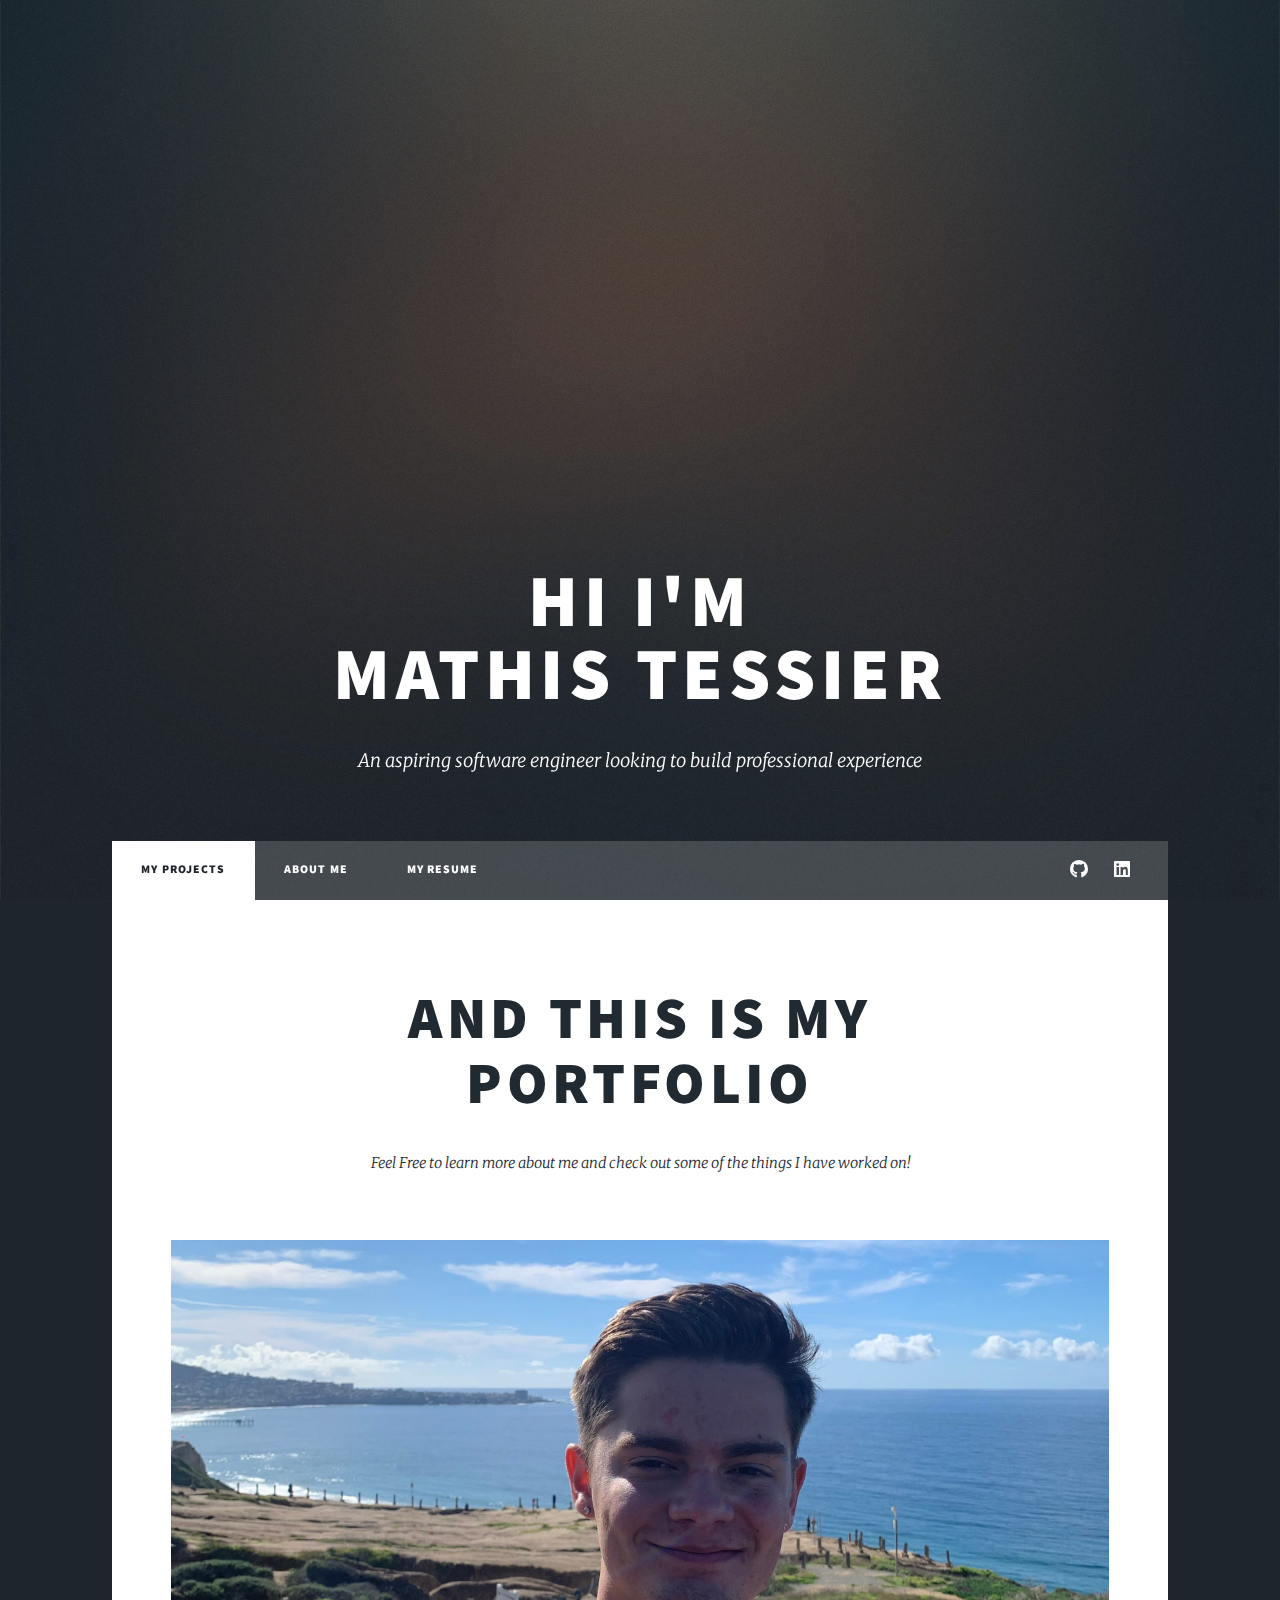
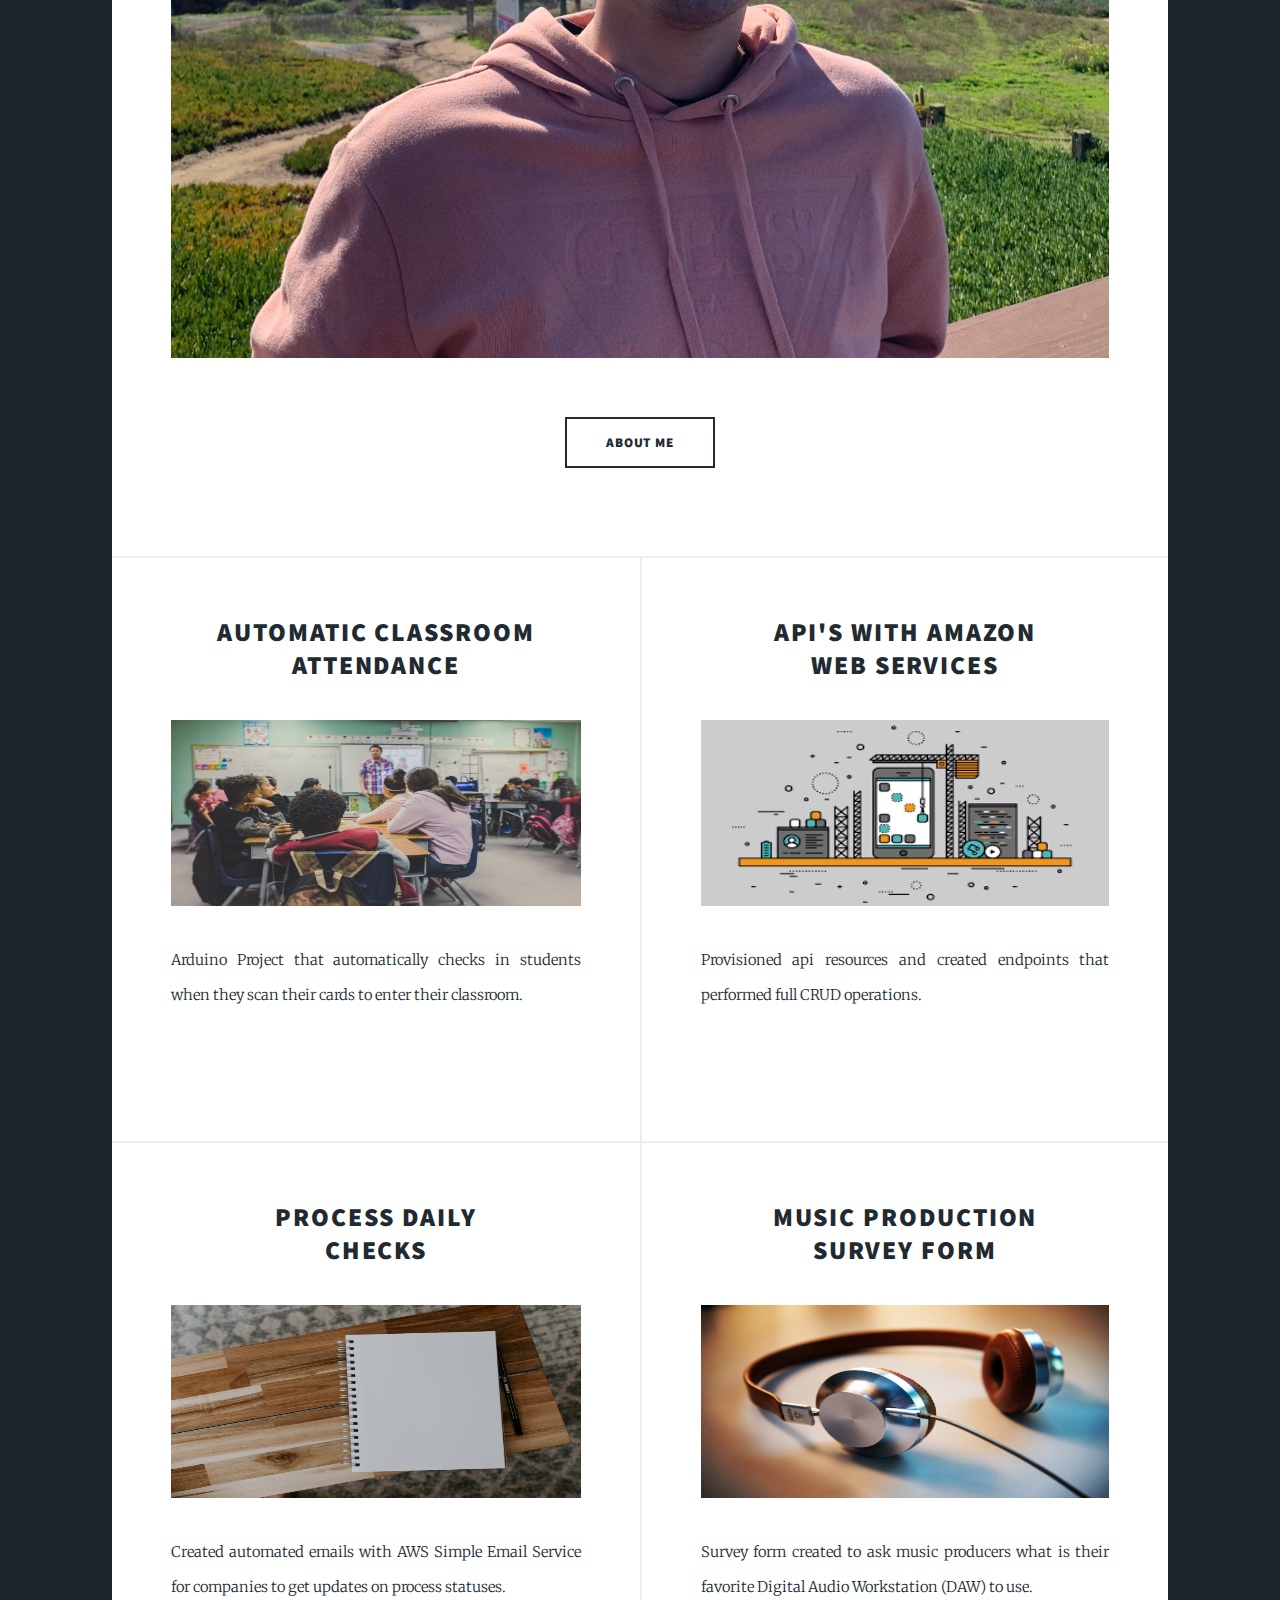
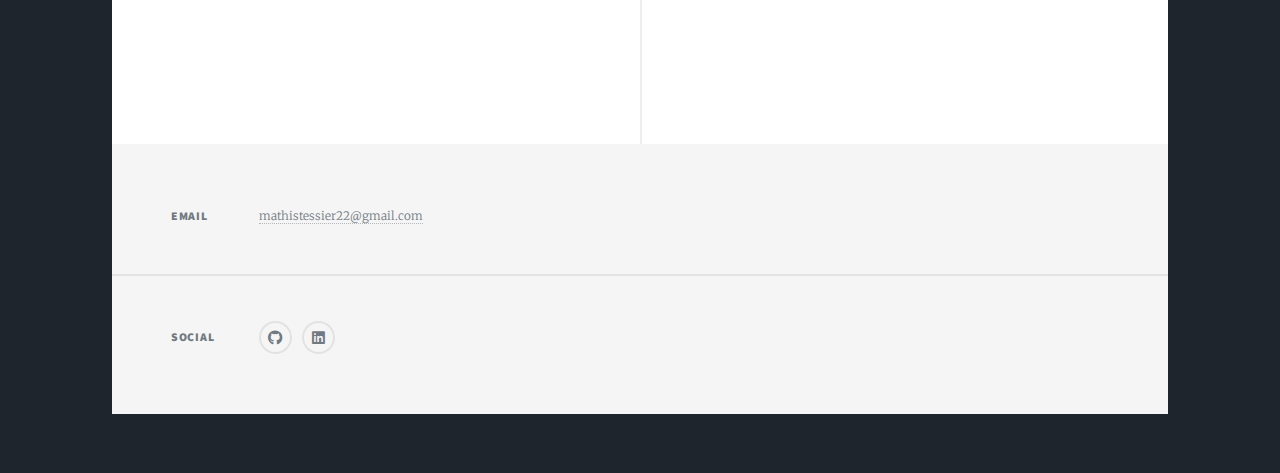
<file: index.html>
<!DOCTYPE HTML>
<html>
	<head>
		<title>Home</title>
		<meta charset="utf-8" />
		<meta name="viewport" content="width=device-width, initial-scale=1, user-scalable=no" />
		<link rel="stylesheet" href="assets/css/main.css" />
		<noscript><link rel="stylesheet" href="assets/css/noscript.css" /></noscript>
	</head>
	<body class="is-preload">

		<!-- Wrapper -->
			<div id="wrapper" class="fade-in">

				<!-- Intro -->
					<div id="intro">
						<h1>Hi I'm<br />
						Mathis Tessier</h1>
						<p>An aspiring software engineer looking to build professional experience</p>
						
					</div>

				<!-- Nav -->
					<nav id="nav">
						<ul class="links">
							<li class="active"><a href="index.html">My Projects</a></li>
							<li><a href="about.html">About Me</a></li>
							<li><a href="resume.html">My Resume</a></li>
						</ul>
						<ul class="icons">
							<li><a href="https://github.com/Mtessier809" class="icon brands fa-github"><span class="label">GitHub</span></a></li>
                            <li><a href="https://www.linkedin.com/in/mathis-tessier/" class="icon brands fa-linkedin"><span class="label">LinkedIn</span></a></li>
						</ul>
					</nav>

				<!-- Main -->
					<div id="main">

						<!-- Featured Post -->
							<article class="post featured">
								<header class="major">
									<h2>And this is my<br />
									portfolio</h2>
									<p>Feel Free to learn more about me and check out some of the things
										I have worked on!</p>
								</header>
								<a href="about.html" class="image main"><img src="images/profilepic.jpg" alt="" /></a>
								<ul class="actions special">
									<li><a href="about.html" class="button large">About me</a></li>
								</ul>
							</article>

						<!-- Posts -->
							<section class="posts">
								<article>
									<header>
										<h2><a href="project2.html">Automatic Classroom<br />
										Attendance</a></h2>
									</header>
									<a href="project2.html" class="image fit"><img src="images/clasroom.jpg" alt="" /></a>
									<p>Arduino Project that automatically checks in students when they scan their
										cards to enter their classroom.
									</p>
								</article>
								<article>
									<header>
										<h2><a href="project4.html">API's with Amazon<br />
										Web Services</a></h2>
									</header>
									<a href="project4.html" class="image fit"><img src="images/api.png" alt="" /></a>
									<p>Provisioned api resources and created endpoints that performed full CRUD operations.</p>
								</article>
								<article>
									<header>
										<h2><a href="project3.html">Process Daily <br/>Checks</a></h2>
									</header>
									<a href="project3.html" class="image fit"><img src="images/notepad.jpg" alt="" /></a>
									<p>Created automated emails with AWS Simple Email Service for companies to get updates on process statuses.</p>
								</article>
								
								<article>
									<header>
										<h2><a href="project1.html">Music Production<br />
											Survey Form</a></h2>
									</header>
									<a href="project1.html" class="image fit"><img src="images/headphones2.jpg" alt="" /></a>
									<p>Survey form created to ask music producers what is their favorite Digital Audio Workstation (DAW) to use.</p>
								</article>
							</section>

						<!-- Footer -->

					</div>

				<!-- Footer -->
					<footer id="footer">
						<section class="split contact">
							<section>
								<h3>Email</h3>
								<p><a href="#">mathistessier22@gmail.com</a></p>
							</section>
							<section>
								<h3>Social</h3>
								<ul class="icons alt">
									<li><a href="https://github.com/Mtessier809" class="icon brands fa-github"><span class="label">GitHub</span></a></li>
                            		<li><a href="https://www.linkedin.com/in/mathis-tessier/" class="icon brands fa-linkedin"><span class="label">LinkedIn</span></a></li>
								</ul>
							</section>
						</section>
					</footer>
			</div>
			<div id="copyright">
			</div>
		<!-- Scripts -->
			<script src="assets/js/jquery.min.js"></script>
			<script src="assets/js/jquery.scrollex.min.js"></script>
			<script src="assets/js/jquery.scrolly.min.js"></script>
			<script src="assets/js/browser.min.js"></script>
			<script src="assets/js/breakpoints.min.js"></script>
			<script src="assets/js/util.js"></script>
			<script src="assets/js/main.js"></script>

	</body>
</html>
</file>
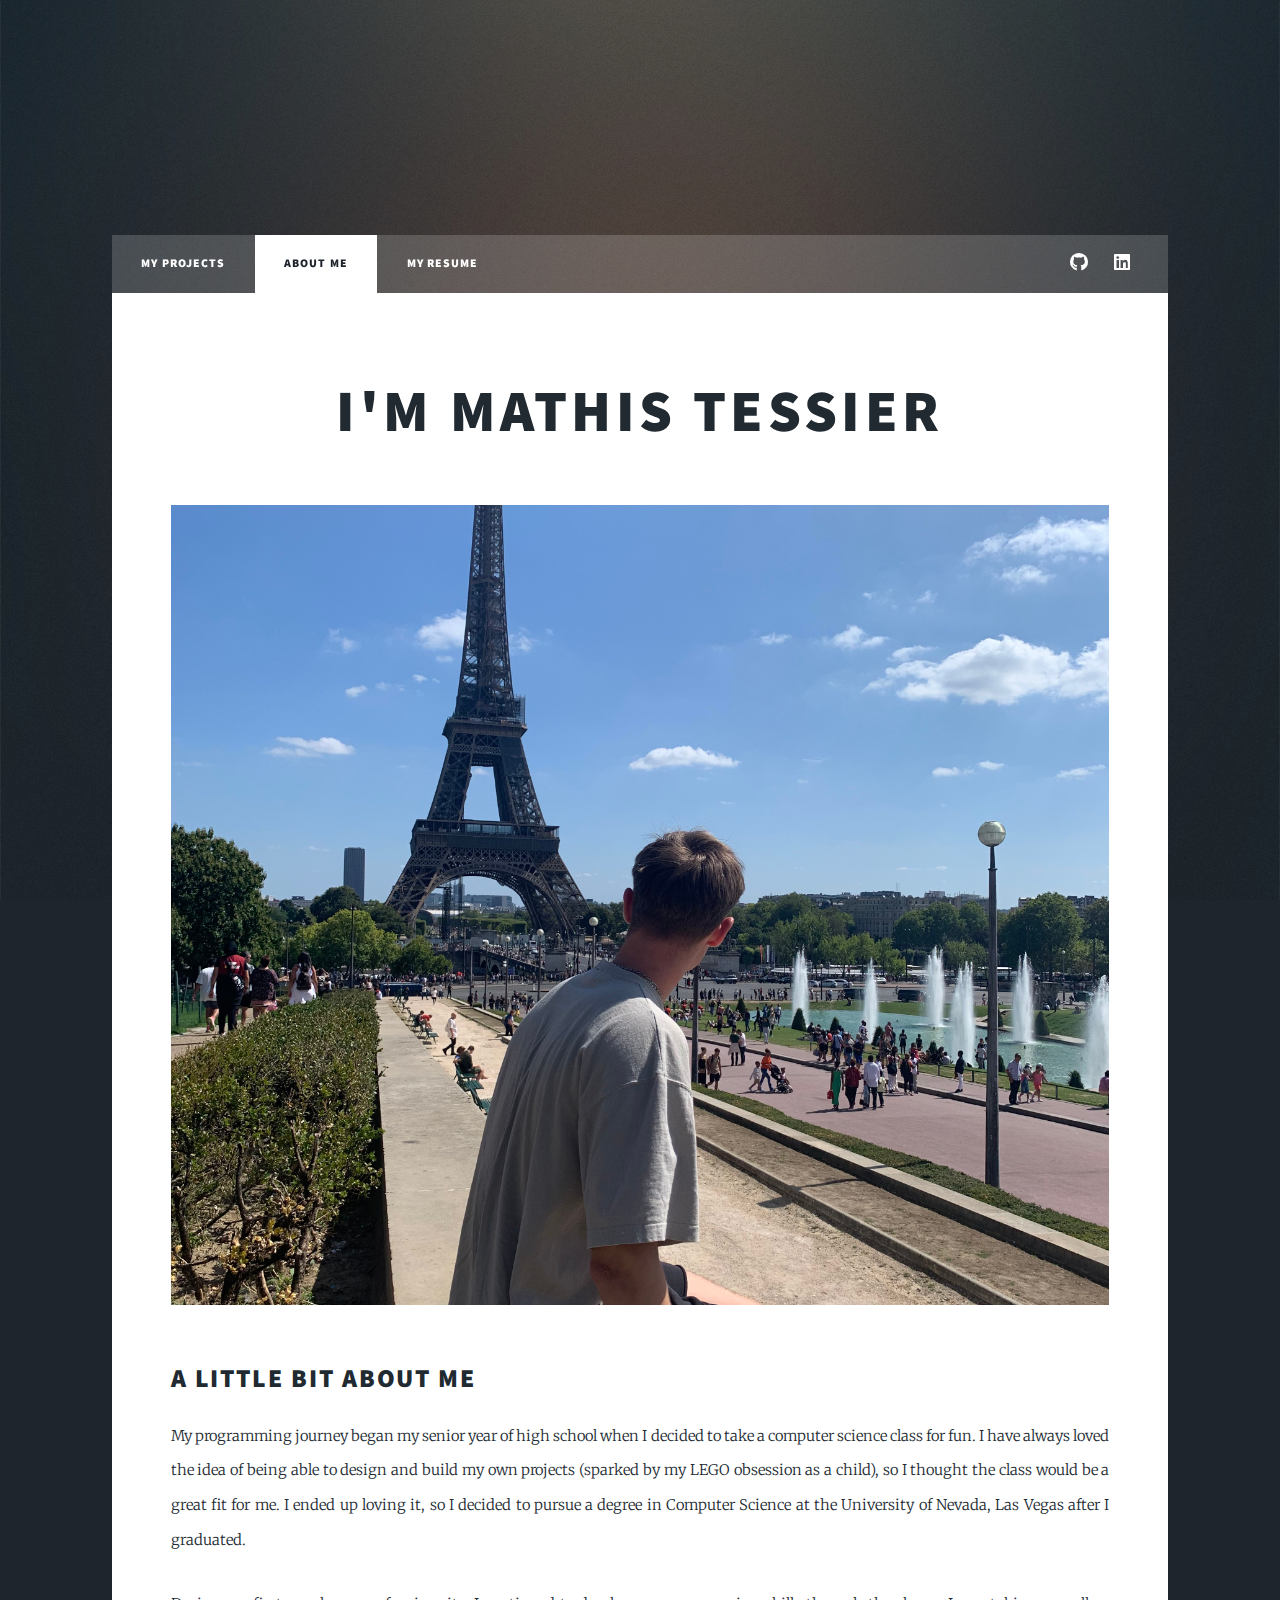
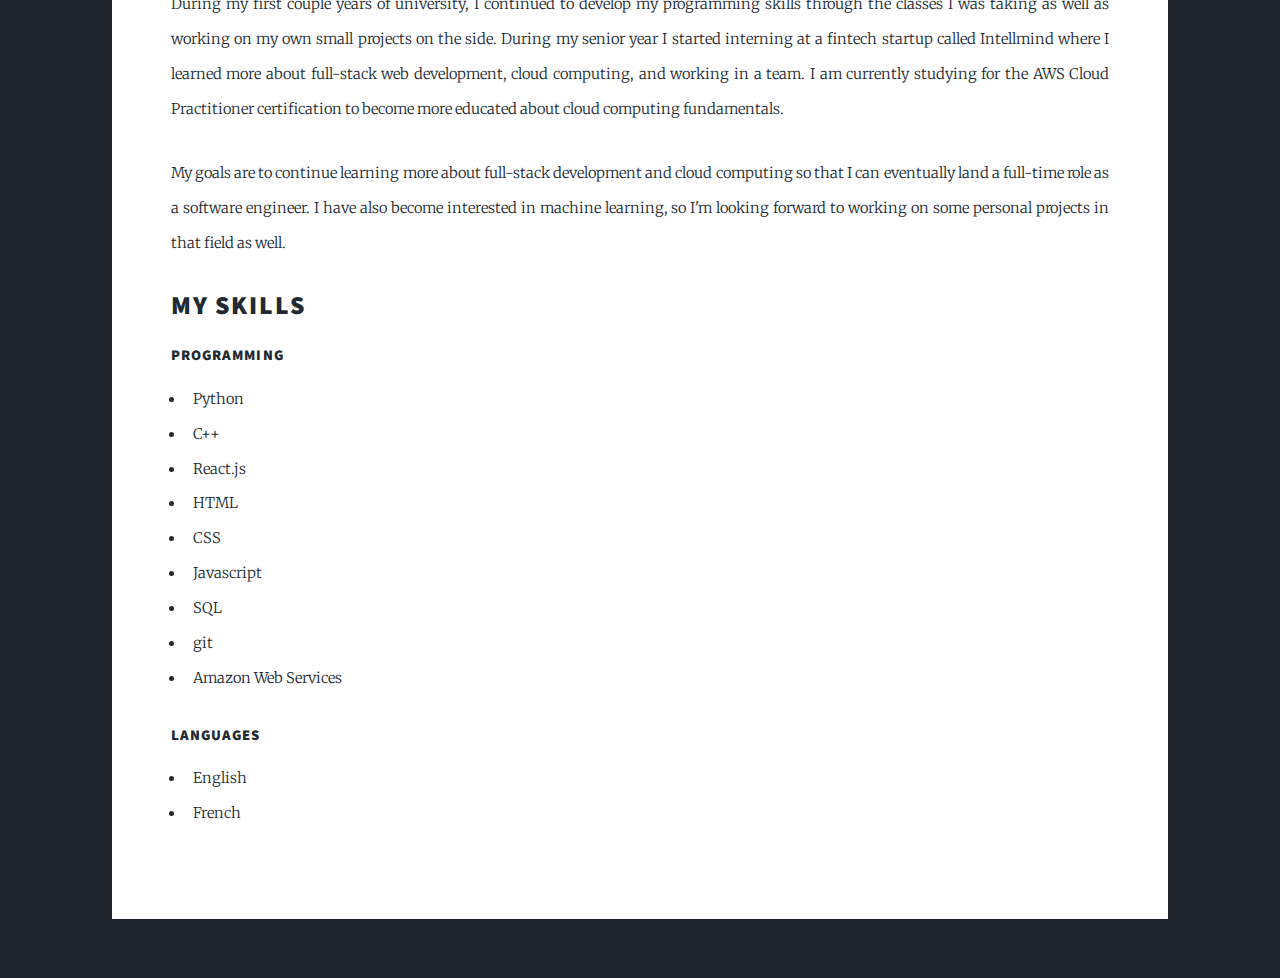
<file: about.html>
<!DOCTYPE HTML>
<html>
	<head>
		<title>About</title>
		<meta charset="utf-8" />
		<meta name="viewport" content="width=device-width, initial-scale=1, user-scalable=no" />
		<link rel="stylesheet" href="assets/css/main.css" />
		<noscript><link rel="stylesheet" href="assets/css/noscript.css" /></noscript>
	</head>
	<body class="is-preload">

		<!-- Wrapper -->
			<div id="wrapper">

				<!-- Header -->
					<header id="header">
					</header>

				<!-- Nav -->
					<nav id="nav">
						<ul class="links">
							<li><a href="index.html">My Projects</a></li>
							<li class="active"><a href="about.html">About Me</a></li>
							<li><a href="resume.html">My Resume</a></li>
						</ul>
						<ul class="icons">
							<li><a href="https://github.com/Mtessier809" class="icon brands fa-github"><span class="label">GitHub</span></a></li>
                            <li><a href="https://www.linkedin.com/in/mathis-tessier/" class="icon brands fa-linkedin"><span class="label">LinkedIn</span></a></li>
						</ul>
					</nav>

				<!-- Main -->
					<div id="main">

						<!-- Post -->
							<section class="post">
								<header class="major">
									<h1>I'm Mathis Tessier</h1>
								</header>
								<div class="image main"><img src="images/paris.jpg" alt="" /></div>
								<h2>A little bit about me</h2>
								<p>My programming journey began my senior year of high school when I decided to take a computer 
									science class for fun. I have always loved the idea of being able to design and build my 
									own projects (sparked by my LEGO obsession as a child), so I thought
									the class would be a great fit for me. I ended up loving it, so 
									I decided to pursue a degree in Computer Science at the University of Nevada, Las Vegas after I graduated.
									
								</p>
								<p>
									During my first couple years of university, I continued to develop my programming skills through the 
									classes I was taking as well as working on my own small projects on the side. During my senior 
									year I started interning at a fintech startup called Intellmind where I learned more about
									full-stack web development, cloud computing, and working in a team. I am currently studying for the AWS Cloud Practitioner 
									certification to become more educated about cloud computing fundamentals. 
								</p>
								<p>
									My goals are to continue learning more about full-stack development and cloud computing so that 
									I can eventually land a  full-time role as a software engineer. I have also become interested in 
									machine learning, so I'm looking forward to working on some personal projects in that field as well.
								</p>
								<h2>My Skills</h2>
								<h4>Programming</h4>
								<ul>
									<li>Python</li>
									<li>C++</li>
									<li>React.js</li>
									<li>HTML</li>
									<li>CSS</li>
									<li>Javascript</li>
									<li>SQL</li>
									<li>git</li>
									<li>Amazon Web Services</li>
								</ul>
								<h4>Languages</h4>
								<ul>
									<li>English</li>
									<li>French</li>
								</ul>
							</section>

					</div>
			
				<!-- Copyright -->
					<div id="copyright">
					</div>

			</div>

		<!-- Scripts -->
			<script src="assets/js/jquery.min.js"></script>
			<script src="assets/js/jquery.scrollex.min.js"></script>
			<script src="assets/js/jquery.scrolly.min.js"></script>
			<script src="assets/js/browser.min.js"></script>
			<script src="assets/js/breakpoints.min.js"></script>
			<script src="assets/js/util.js"></script>
			<script src="assets/js/main.js"></script>

	</body>
</html>
</file>
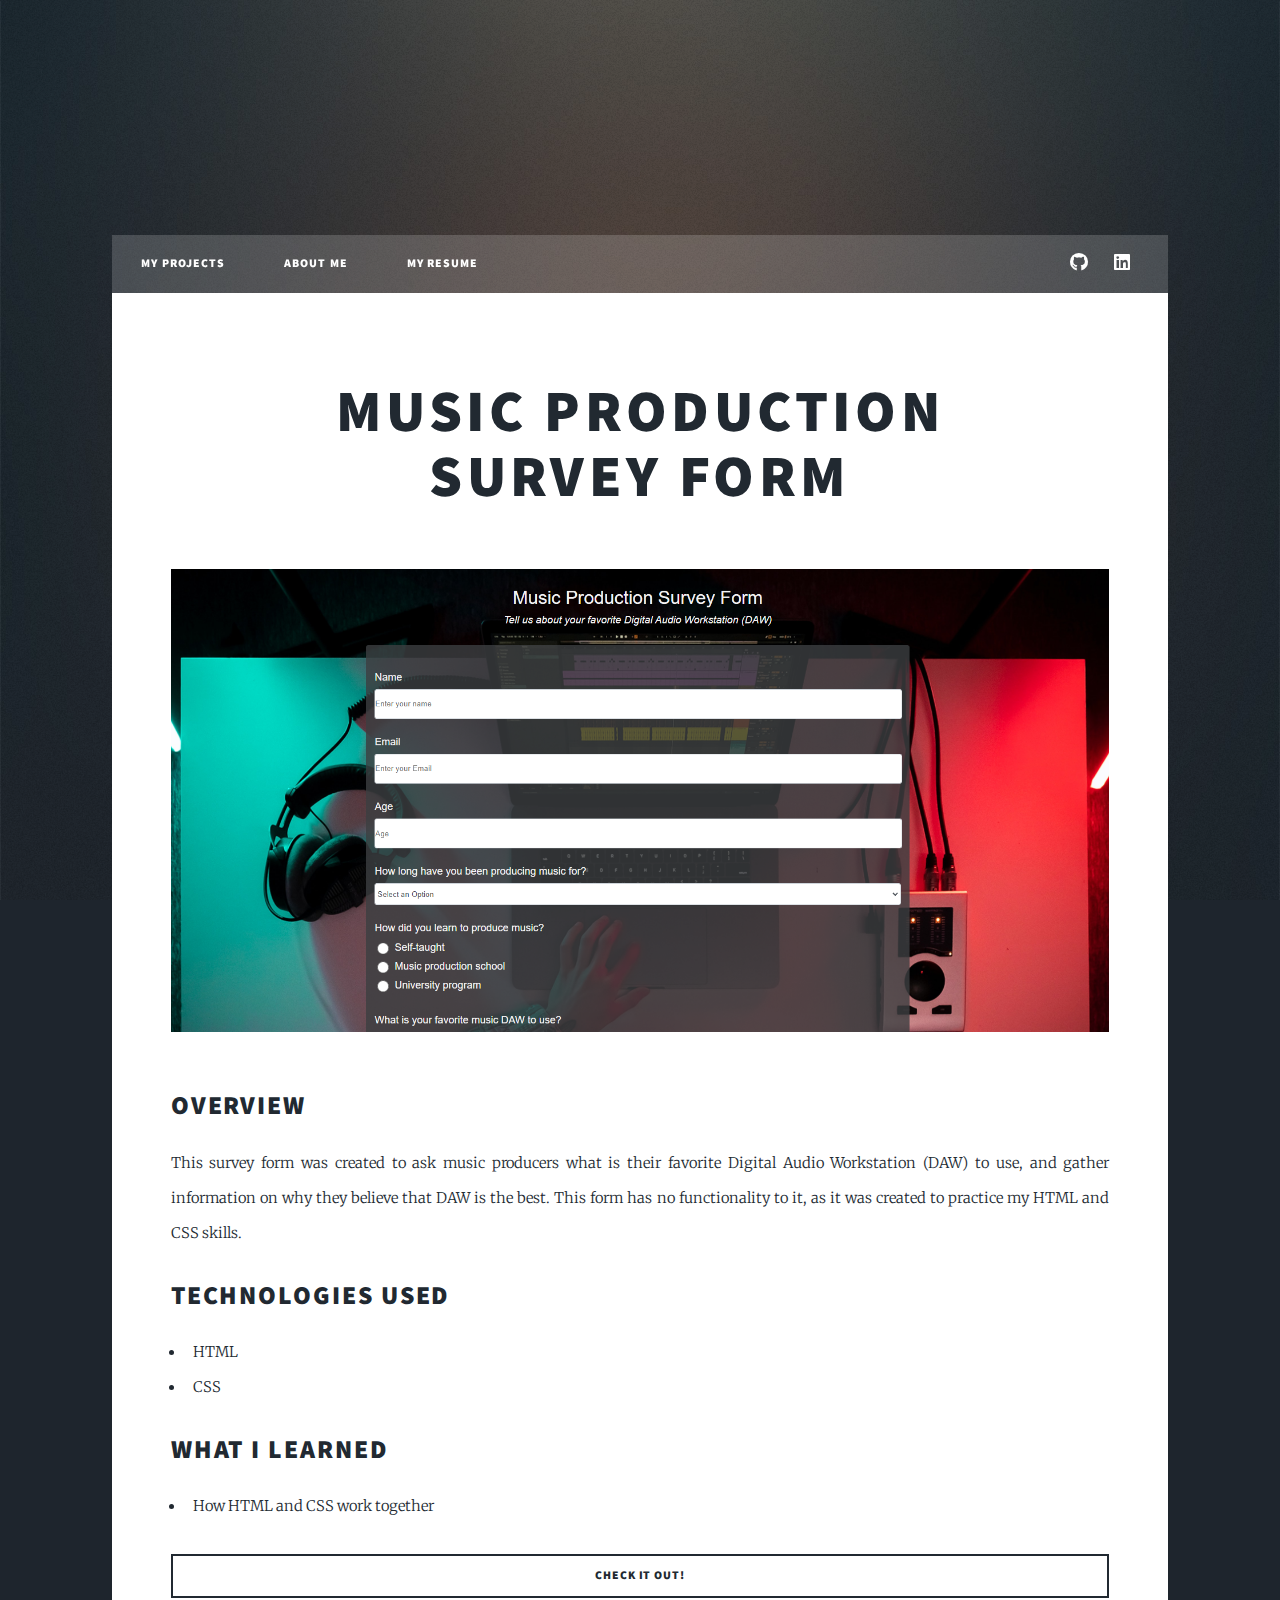
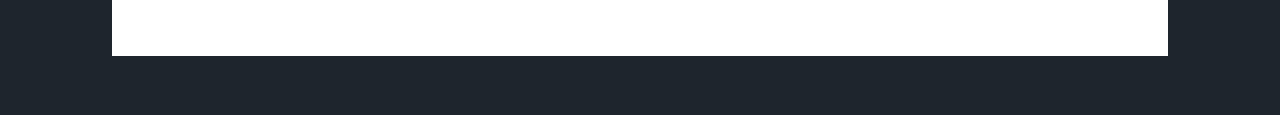
<file: project1.html>
<!DOCTYPE HTML>

<html>
	<head>
		<title>Music Survey</title>
		<meta charset="utf-8" />
		<meta name="viewport" content="width=device-width, initial-scale=1, user-scalable=no" />
		<link rel="stylesheet" href="assets/css/main.css" />
		<noscript><link rel="stylesheet" href="assets/css/noscript.css" /></noscript>
	</head>
	<body class="is-preload">

		<!-- Wrapper -->
			<div id="wrapper">

				<!-- Header -->
					<header id="header">
					</header>

				<!-- Nav -->
					<nav id="nav">
						<ul class="links">
							<li><a href="index.html">My Projects</a></li>
							<li><a href="about.html">About Me</a></li>
							<li><a href="resume.html">My Resume</a></li>
						</ul>
						<ul class="icons">
							<li><a href="https://github.com/Mtessier809" class="icon brands fa-github"><span class="label">GitHub</span></a></li>
                            <li><a href="https://www.linkedin.com/in/mathis-tessier/" class="icon brands fa-linkedin"><span class="label">LinkedIn</span></a></li>
						</ul>
					</nav>

				<!-- Main -->
					<div id="main">

						<!-- Post -->
							<section class="post">
								<header class="major">
									<h1>Music Production<br />
									Survey Form</h1>
								</header>
								<div class="image main"><img src="images/musicSurvey.png" alt="" /></div>
								<h2>Overview</h2>
								<p>This survey form was created to ask music producers what is their 
									favorite Digital Audio Workstation (DAW) to use, and gather 
									information on why they believe that DAW is the best. This 
									form has no functionality to it, as it was created to practice 
									my HTML and CSS skills.
								</p>

								<h2>Technologies used</h2>
								<ul>
									<li>HTML</li>
									<li>CSS</li>
								</ul>
								<h2>what I Learned</h2>
								<ul>
									<li>How HTML and CSS work together</li>
								</ul>
								<a href="#" class="button fit">Check it out!</a>


							</section>

					</div>

				<!-- Copyright -->
					<div id="copyright">
					</div>
			</div>

		<!-- Scripts -->
			<script src="assets/js/jquery.min.js"></script>
			<script src="assets/js/jquery.scrollex.min.js"></script>
			<script src="assets/js/jquery.scrolly.min.js"></script>
			<script src="assets/js/browser.min.js"></script>
			<script src="assets/js/breakpoints.min.js"></script>
			<script src="assets/js/util.js"></script>
			<script src="assets/js/main.js"></script>

	</body>
</html>
</file>
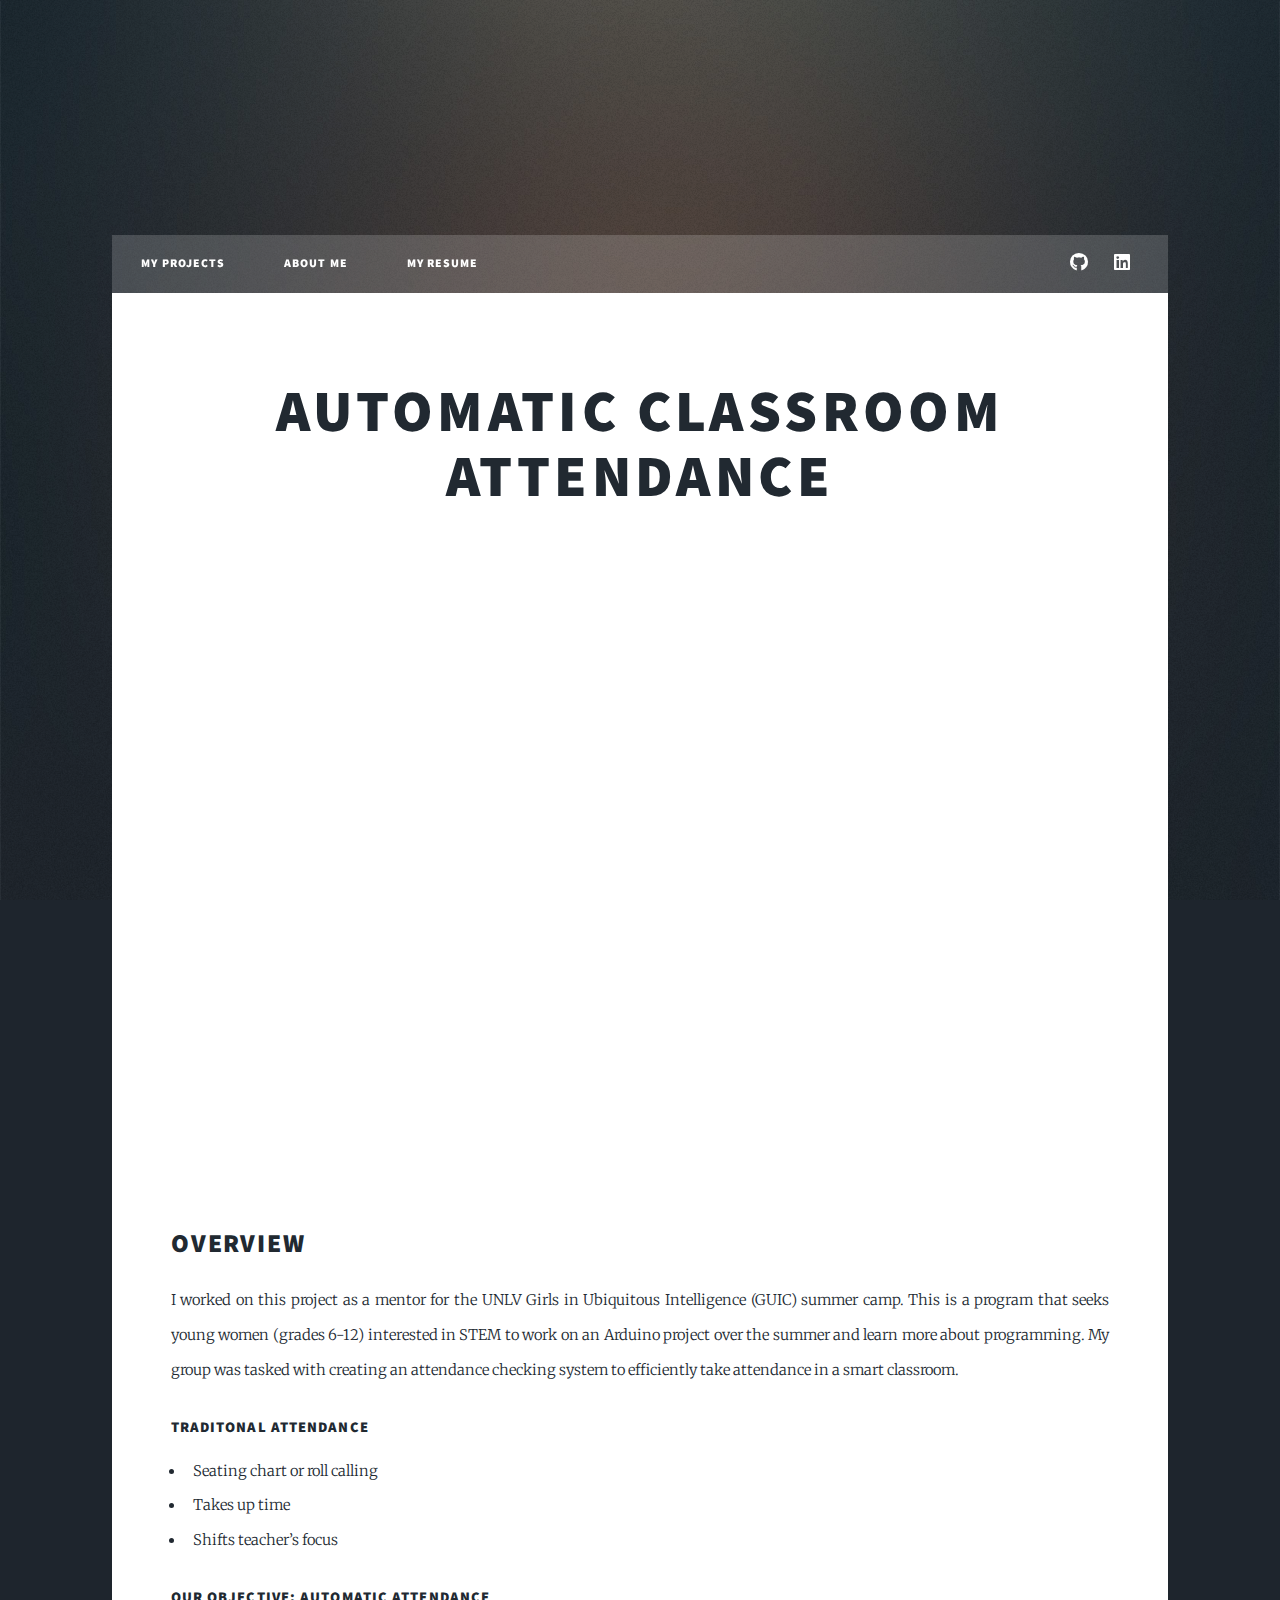
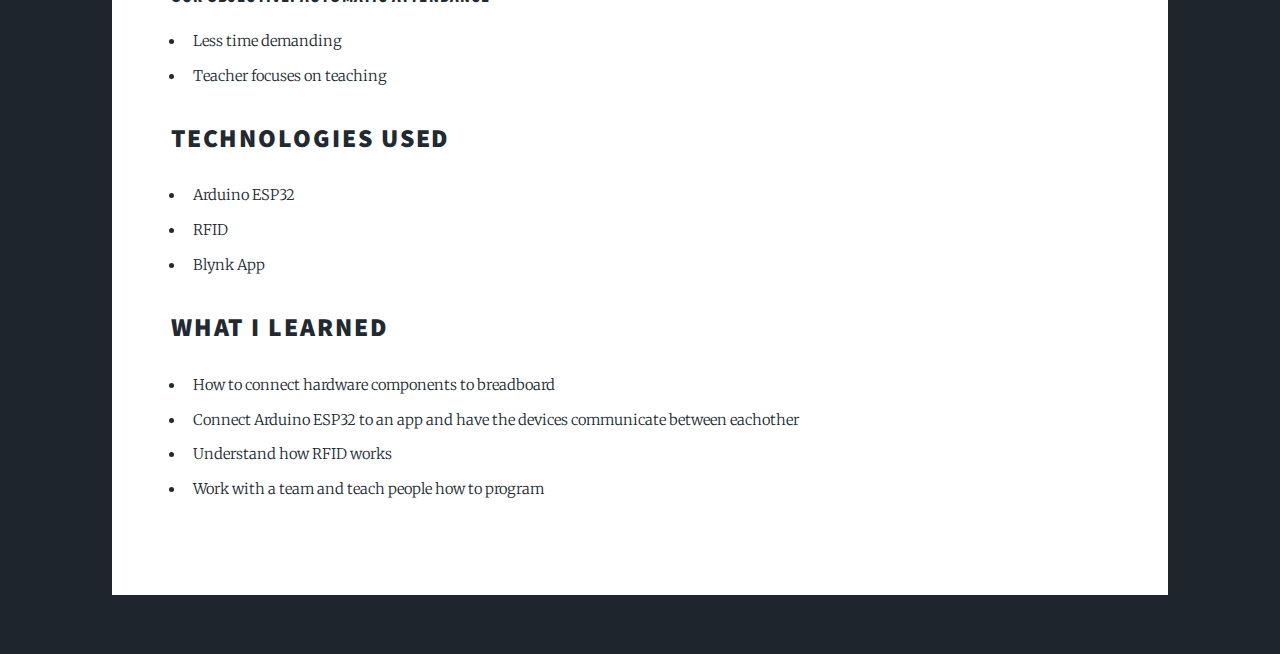
<file: project2.html>
<!DOCTYPE HTML>

<html>
	<head>
		<title>Automatic Classroom Attendance</title>
		<meta charset="utf-8" />
		<meta name="viewport" content="width=device-width, initial-scale=1, user-scalable=no" />
		<link rel="stylesheet" href="assets/css/main.css" />
		<noscript><link rel="stylesheet" href="assets/css/noscript.css" /></noscript>
	</head>
	<body class="is-preload">

		<!-- Wrapper -->
			<div id="wrapper">

				<!-- Header -->
					<header id="header">
					</header>

				<!-- Nav -->
					<nav id="nav">
						<ul class="links">
							<li><a href="index.html">My Projects</a></li>
							<li><a href="about.html">About Me</a></li>
							<li><a href="resume.html">My Resume</a></li>
						</ul>
						<ul class="icons">
							<li><a href="https://github.com/Mtessier809" class="icon brands fa-github"><span class="label">GitHub</span></a></li>
                            <li><a href="https://www.linkedin.com/in/mathis-tessier/" class="icon brands fa-linkedin"><span class="label">LinkedIn</span></a></li>
						</ul>
					</nav>

				<!-- Main -->
					<div id="main">

						<!-- Post -->
							<section class="post">
								<header class="major">
									<h1>Automatic Classroom<br />
									Attendance</h1>
								</header>
                                <iframe id="video" src="https://youtube.com/embed/d3M5LJu6Th8" frameborder="0" allowfullscreen></iframe>

                                <h2>Overview</h2>
								<p>
                                    I worked on this project as a mentor for the UNLV Girls in Ubiquitous Intelligence (GUIC) summer camp. 
                                    This is a program that seeks young women (grades 6-12) interested in STEM to work on
                                    an Arduino project over the summer and learn more about programming.
                                    My group was tasked with creating an attendance checking system 
                                    to efficiently take attendance in a smart classroom.
								</p>
                                <h4>Traditonal attendance</h3>
                                <ul>
									<li>Seating chart or roll calling</li>
									<li>Takes up time</li>
                                    <li>Shifts teacher’s focus</li>
								</ul>
                                <h4>Our Objective: Automatic attendance</h3>
                                <ul>
									<li>Less time demanding</li>
									<li>Teacher focuses on teaching</li>
								</ul>
								<h2>Technologies used</h2>
								<ul>
									<li>Arduino ESP32</li>
									<li>RFID</li>
                                    <li>Blynk App</li>
								</ul>
								<h2>what I Learned</h2>
								<ul>
									<li>How to connect hardware components to breadboard</li>
									<li>Connect Arduino ESP32 to an app and have the devices communicate between eachother</li>
                                    <li>Understand how RFID works</li>
                                    <li>Work with a team and teach people how to program</li>
								</ul>
							</section>

					</div>

				<!-- Copyright -->
					<div id="copyright">
					</div>
			</div>

		<!-- Scripts -->
			<script src="assets/js/jquery.min.js"></script>
			<script src="assets/js/jquery.scrollex.min.js"></script>
			<script src="assets/js/jquery.scrolly.min.js"></script>
			<script src="assets/js/browser.min.js"></script>
			<script src="assets/js/breakpoints.min.js"></script>
			<script src="assets/js/util.js"></script>
			<script src="assets/js/main.js"></script>

	</body>
</html>
</file>
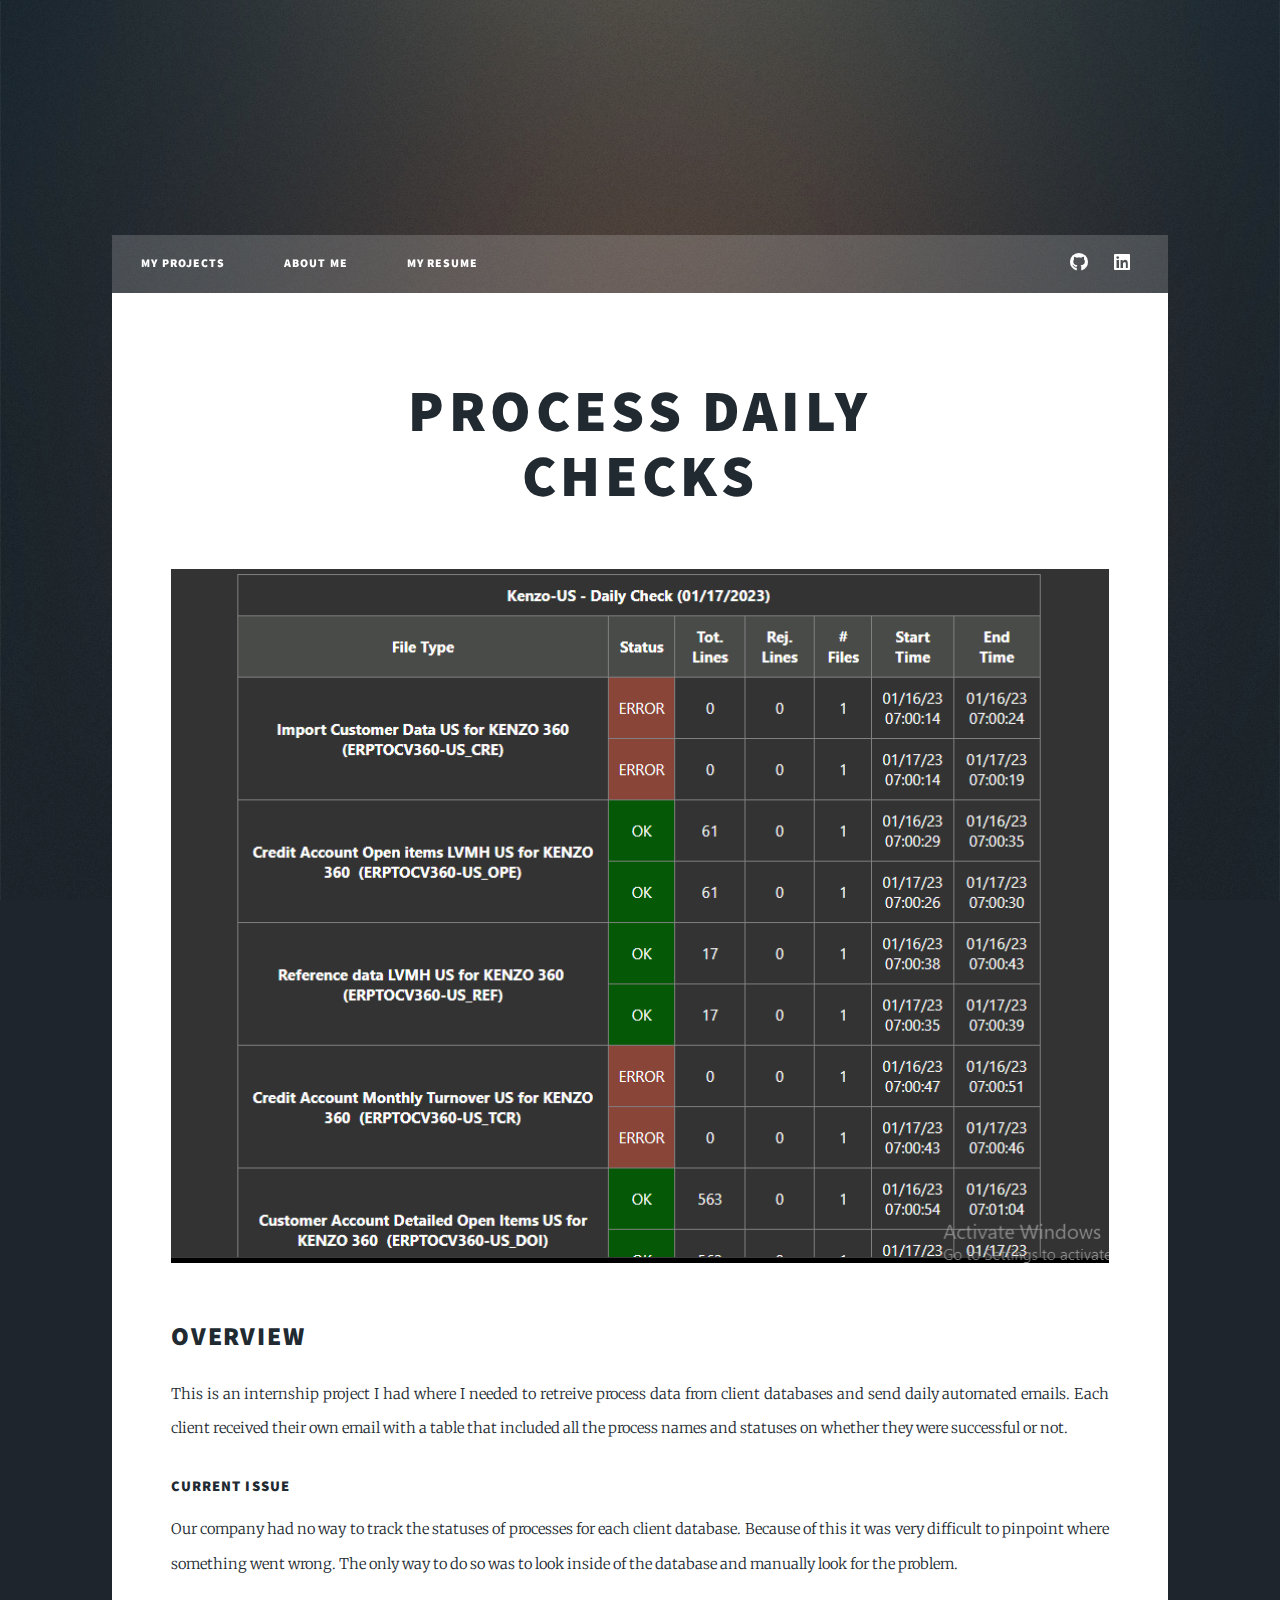
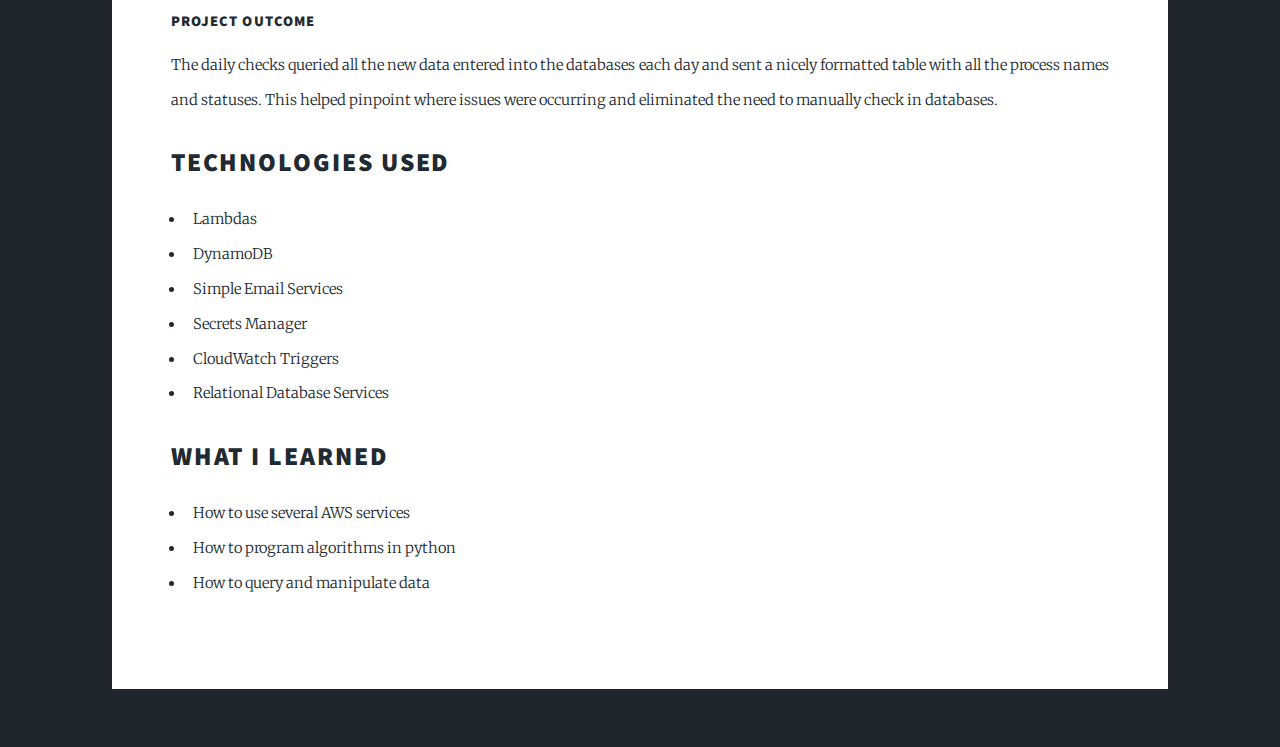
<file: project3.html>
<!DOCTYPE HTML>
<html>
	<head>
		<title>Daily Checks</title>
		<meta charset="utf-8" />
		<meta name="viewport" content="width=device-width, initial-scale=1, user-scalable=no" />
		<link rel="stylesheet" href="assets/css/main.css" />
		<noscript><link rel="stylesheet" href="assets/css/noscript.css" /></noscript>
	</head>
	<body class="is-preload">

		<!-- Wrapper -->
			<div id="wrapper">

				<!-- Header -->
					<header id="header">
					</header>

				<!-- Nav -->
					<nav id="nav">
						<ul class="links">
							<li><a href="index.html">My Projects</a></li>
							<li><a href="about.html">About Me</a></li>
							<li><a href="resume.html">My Resume</a></li>
						</ul>
						<ul class="icons">
							<li><a href="https://github.com/Mtessier809" class="icon brands fa-github"><span class="label">GitHub</span></a></li>
                            <li><a href="https://www.linkedin.com/in/mathis-tessier/" class="icon brands fa-linkedin"><span class="label">LinkedIn</span></a></li>
						</ul>
					</nav>

				<!-- Main -->
					<div id="main">

						<!-- Post -->
							<section class="post">
								<header class="major">
									<h1>Process Daily<br />
									Checks</h1>
								</header>
                                <div class="image main"><img src="images/table.png" alt="" /></div>
                                

                                <h2>Overview</h2>
								<p>
                                    This is an internship project I had where I needed to retreive process data from client databases
                                    and send daily automated emails. Each client received their own email with a table that included 
                                    all the process names and statuses on whether they were successful or not. 
								</p>
                                <h4>Current Issue</h3>
                                <p>
                                    Our company had no way to track the statuses of processes for each client database. Because of this 
                                    it was very difficult to pinpoint where something went wrong. The only way to do so was to look 
                                    inside of the database and manually look for the problem. 
                                </p>
                                <h4>Project Outcome</h3>
                                <p>
                                    The daily checks queried all the new data entered into the databases each day and sent a nicely formatted 
                                    table with all the process names and statuses. This helped pinpoint where issues were occurring and eliminated
                                    the need to manually check in databases. 
                                </p>

								<h2>Technologies used</h2>
								<ul>
									<li>Lambdas</li>
                                    <li>DynamoDB</li>
                                    <li>Simple Email Services</li>
                                    <li>Secrets Manager</li>
                                    <li>CloudWatch Triggers</li>
                                    <li>Relational Database Services</li>
								</ul>

								<h2>what I Learned</h2>
								<ul>
									<li>How to use several AWS services</li>
									<li>How to program algorithms in python</li>
                                    <li>How to query and manipulate data</li>
								</ul>
							</section>

					</div>

				<!-- Copyright -->
					<div id="copyright">
					</div>
			</div>

		<!-- Scripts -->
			<script src="assets/js/jquery.min.js"></script>
			<script src="assets/js/jquery.scrollex.min.js"></script>
			<script src="assets/js/jquery.scrolly.min.js"></script>
			<script src="assets/js/browser.min.js"></script>
			<script src="assets/js/breakpoints.min.js"></script>
			<script src="assets/js/util.js"></script>
			<script src="assets/js/main.js"></script>

	</body>
</html>
</file>
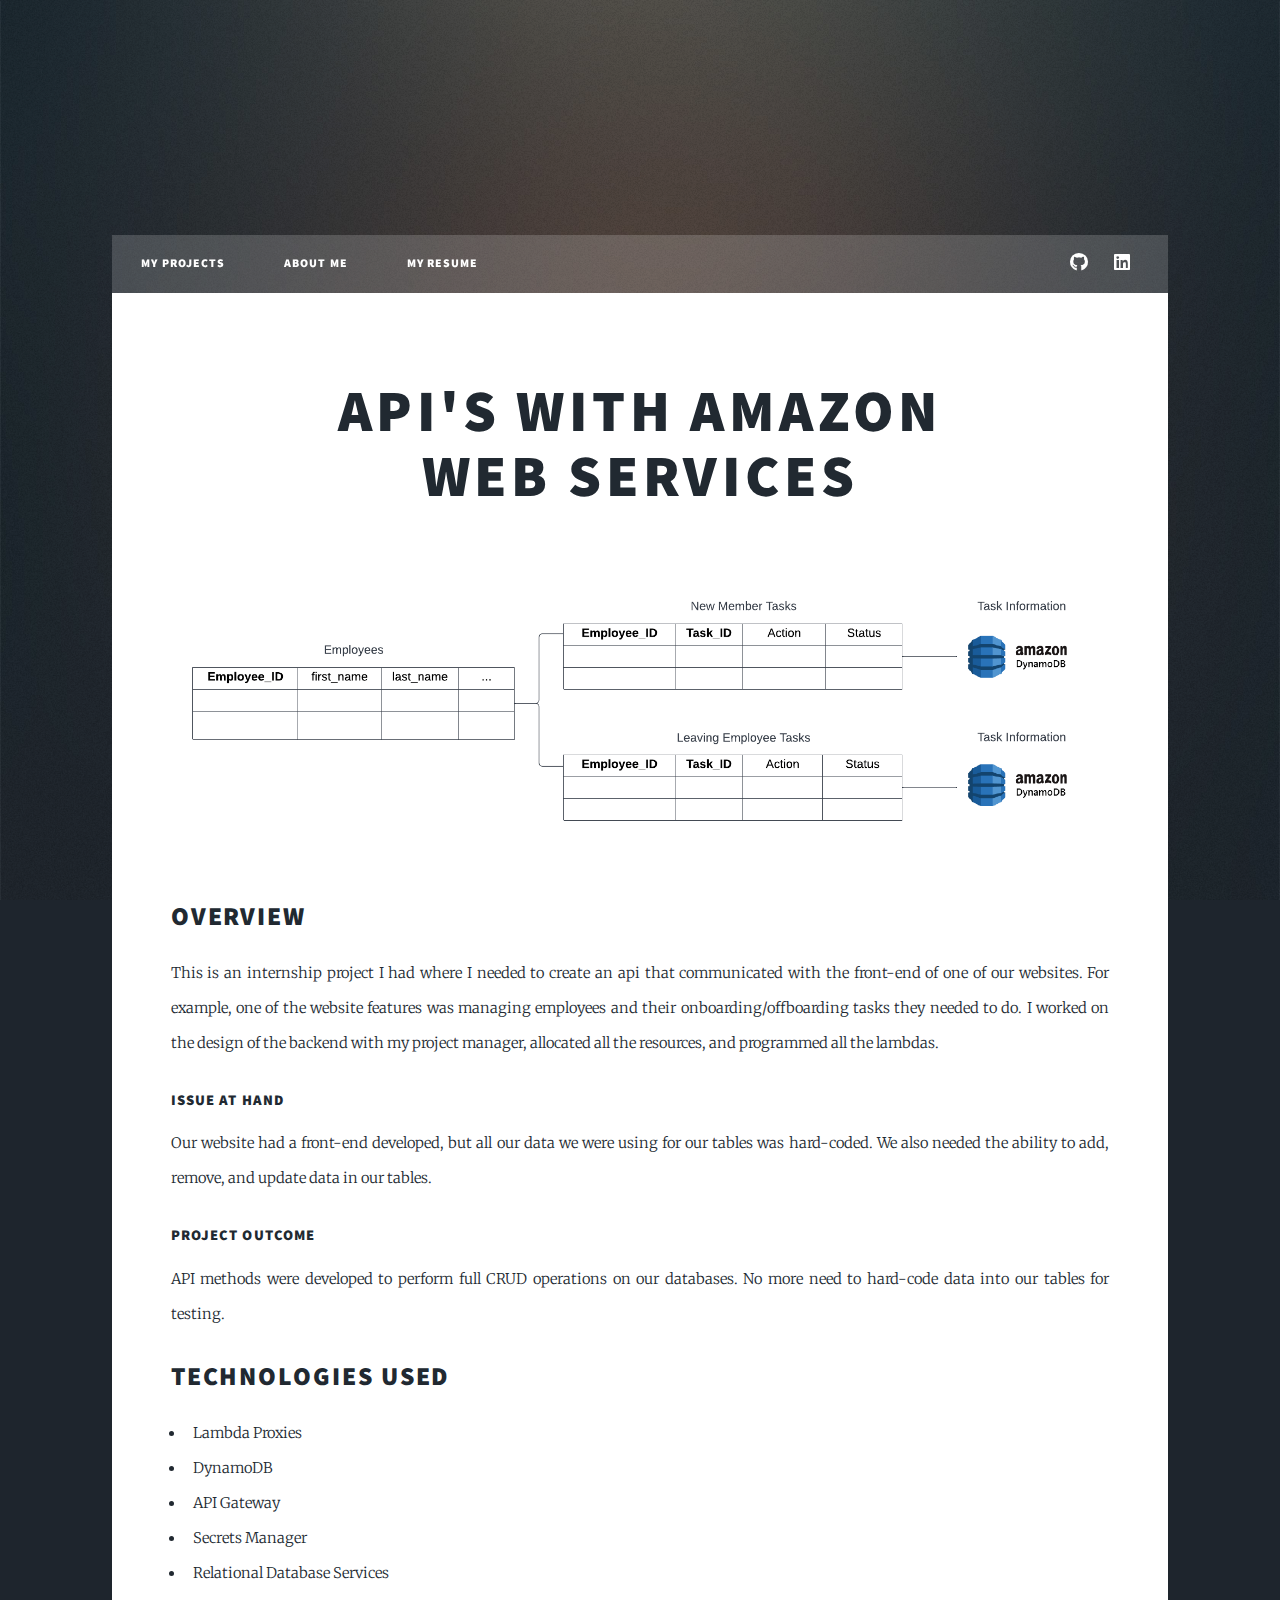
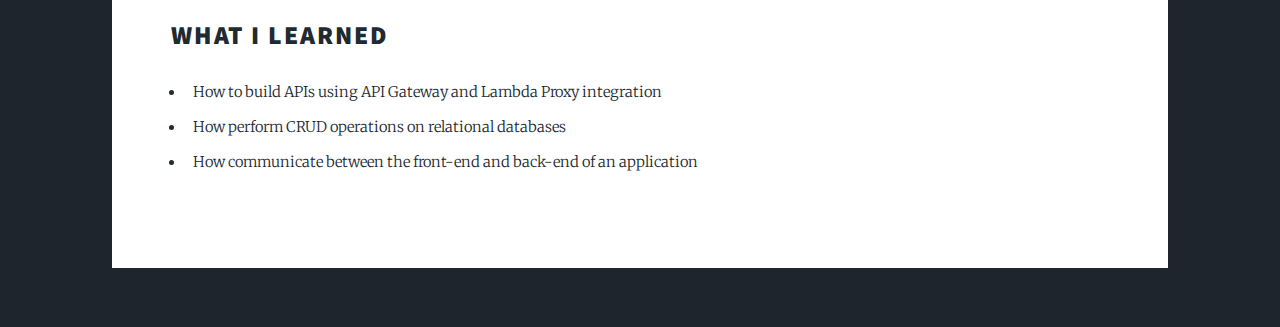
<file: project4.html>
<!DOCTYPE HTML>
<html>
	<head>
		<title>API's with AWS</title>
		<meta charset="utf-8" />
		<meta name="viewport" content="width=device-width, initial-scale=1, user-scalable=no" />
		<link rel="stylesheet" href="assets/css/main.css" />
		<noscript><link rel="stylesheet" href="assets/css/noscript.css" /></noscript>
	</head>
	<body class="is-preload">

		<!-- Wrapper -->
			<div id="wrapper">

				<!-- Header -->
					<header id="header">
					</header>

				<!-- Nav -->
					<nav id="nav">
						<ul class="links">
							<li><a href="index.html">My Projects</a></li>
							<li><a href="about.html">About Me</a></li>
							<li><a href="resume.html">My Resume</a></li>
						</ul>
						<ul class="icons">
							<li><a href="https://github.com/Mtessier809" class="icon brands fa-github"><span class="label">GitHub</span></a></li>
                            <li><a href="https://www.linkedin.com/in/mathis-tessier/" class="icon brands fa-linkedin"><span class="label">LinkedIn</span></a></li>
						</ul>
					</nav>

				<!-- Main -->
					<div id="main">

						<!-- Post -->
							<section class="post">
								<header class="major">
									<h1>API's with Amazon<br />
									Web Services</h1>
								</header>
                                <div class="image main"><img src="images/database.png" alt="" /></div>
                                

                                <h2>Overview</h2>
								<p>
                                    This is an internship project I had where I needed to create an api that
                                    communicated with the front-end of one of our websites. For example, one of the 
									website features was managing employees and their onboarding/offboarding tasks they 
									needed to do. I worked on the design of the backend with my project manager,
									allocated all the resources, and programmed all the lambdas.
								</p>
                                <h4>Issue At Hand</h3>
                                <p>
                                    Our website had a front-end developed, but all our data we were 
                                    using for our tables was hard-coded. We also needed the ability to 
									add, remove, and update data in our tables. 
                                </p>
                                <h4>Project Outcome</h3>
                                <p>
                                    API methods were developed to perform full CRUD operations on our databases.
									No more need to hard-code data into our tables for testing.
                                </p>

								<h2>Technologies used</h2>
								<ul>
									<li>Lambda Proxies</li>
                                    <li>DynamoDB</li>
                                    <li>API Gateway</li>
                                    <li>Secrets Manager</li>
                                    <li>Relational Database Services</li>
								</ul>

								<h2>what I Learned</h2>
								<ul>
									<li>How to build APIs using API Gateway and Lambda Proxy integration</li>
									<li>How perform CRUD operations on relational databases</li>
                                    <li>How communicate between the front-end and back-end of an application</li>
								</ul>
							</section>

					</div>

				<!-- Copyright -->
					<div id="copyright">
					</div>
			</div>

		<!-- Scripts -->
			<script src="assets/js/jquery.min.js"></script>
			<script src="assets/js/jquery.scrollex.min.js"></script>
			<script src="assets/js/jquery.scrolly.min.js"></script>
			<script src="assets/js/browser.min.js"></script>
			<script src="assets/js/breakpoints.min.js"></script>
			<script src="assets/js/util.js"></script>
			<script src="assets/js/main.js"></script>

	</body>
</html>
</file>
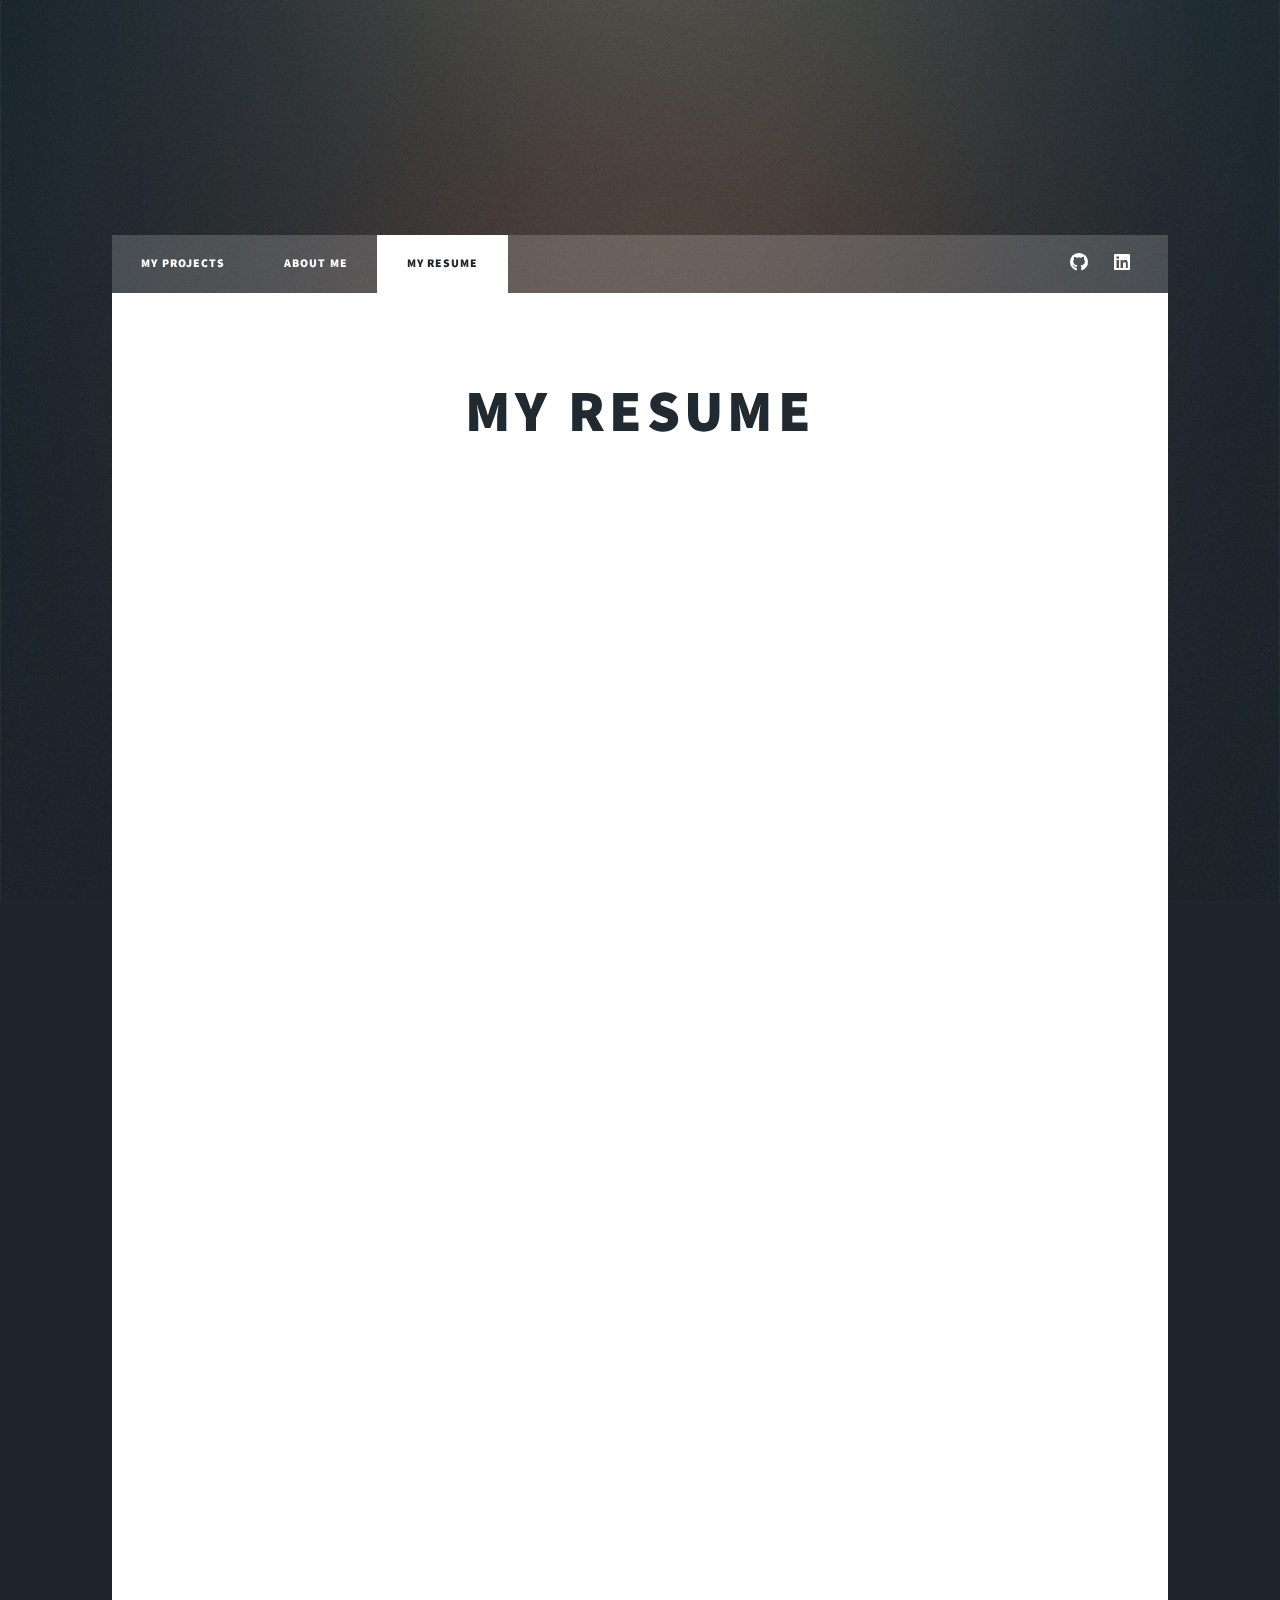
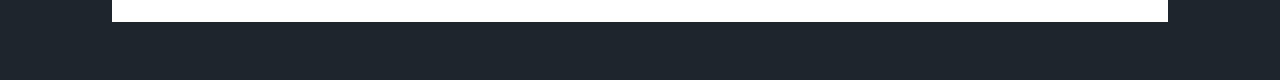
<file: resume.html>
<!DOCTYPE HTML>
<html>
	<head>
		<title>Resume</title>
		<meta charset="utf-8" />
		<meta name="viewport" content="width=device-width, initial-scale=1, user-scalable=no" />
		<link rel="stylesheet" href="assets/css/main.css" />
		<noscript><link rel="stylesheet" href="assets/css/noscript.css" /></noscript>
	</head>
	<body class="is-preload">

		<!-- Wrapper -->
			<div id="wrapper">

				<!-- Header -->
					<header id="header">
					</header>

				<!-- Nav -->
					<nav id="nav">
						<ul class="links">
							<li><a href="index.html">My Projects</a></li>
							<li><a href="about.html">About Me</a></li>
							<li class="active"><a href="resume.html">My Resume</a></li>
						</ul>
						<ul class="icons">
							<li><a href="https://github.com/Mtessier809" class="icon brands fa-github"><span class="label">GitHub</span></a></li>
                            <li><a href="https://www.linkedin.com/in/mathis-tessier/" class="icon brands fa-linkedin"><span class="label">LinkedIn</span></a></li>
						</ul>
					</nav>

				<!-- Main -->
					<div id="main">

						<!-- Post -->
							<section class="post">
								<header class="major">
									<h1>My Resume</h1>
								</header>
								<iframe id="resume" src="documents/Mathis_Tessier_Resume.pdf" frameborder="0" allowfullscreen></iframe>
							</section>

					</div>
			
				<!-- Copyright -->
					<div id="copyright">
					</div>

			</div>

		<!-- Scripts -->
			<script src="assets/js/jquery.min.js"></script>
			<script src="assets/js/jquery.scrollex.min.js"></script>
			<script src="assets/js/jquery.scrolly.min.js"></script>
			<script src="assets/js/browser.min.js"></script>
			<script src="assets/js/breakpoints.min.js"></script>
			<script src="assets/js/util.js"></script>
			<script src="assets/js/main.js"></script>

	</body>
</html>
</file>
<file: assets/css/main.css>
@import url(fontawesome-all.min.css);
@import url("https://fonts.googleapis.com/css?family=Merriweather:300,700,300italic,700italic|Source+Sans+Pro:900");

/*
	Massively by HTML5 UP
	html5up.net | @ajlkn
	Free for personal and commercial use under the CCA 3.0 license (html5up.net/license)
*/

html, body, div, span, applet, object,
iframe, h1, h2, h3, h4, h5, h6, p, blockquote,
pre, a, abbr, acronym, address, big, cite,
code, del, dfn, em, img, ins, kbd, q, s, samp,
small, strike, strong, sub, sup, tt, var, b,
u, i, center, dl, dt, dd, ol, ul, li, fieldset,
form, label, legend, table, caption, tbody,
tfoot, thead, tr, th, td, article, aside,
canvas, details, embed, figure, figcaption,
footer, header, hgroup, menu, nav, output, ruby,
section, summary, time, mark, audio, video {
	margin: 0;
	padding: 0;
	border: 0;
	font-size: 100%;
	font: inherit;
	vertical-align: baseline;}

article, aside, details, figcaption, figure,
footer, header, hgroup, menu, nav, section {
	display: block;}

body {
	line-height: 1;
}

ol, ul {
	list-style: none;
}

blockquote, q {
	quotes: none;
}

	blockquote:before, blockquote:after, q:before, q:after {
		content: '';
		content: none;
	}

table {
	border-collapse: collapse;
	border-spacing: 0;
}

body {
	-webkit-text-size-adjust: none;
}

mark {
	background-color: transparent;
	color: inherit;
}

input::-moz-focus-inner {
	border: 0;
	padding: 0;
}

input, select, textarea {
	-moz-appearance: none;
	-webkit-appearance: none;
	-ms-appearance: none;
	appearance: none;
}

/* Basic */

	@-ms-viewport {
		width: device-width;
	}

	body {
		-ms-overflow-style: scrollbar;
	}

	@media screen and (max-width: 480px) {

		html, body {
			min-width: 320px;
		}

	}

	html {
		box-sizing: border-box;
	}

	*, *:before, *:after {
		box-sizing: inherit;
	}

	body {
		background-color: #1e252d;
	}

		body.is-preload *, body.is-preload *:before, body.is-preload *:after {
			-moz-animation: none !important;
			-webkit-animation: none !important;
			-ms-animation: none !important;
			animation: none !important;
			-moz-transition: none !important;
			-webkit-transition: none !important;
			-ms-transition: none !important;
			transition: none !important;
		}

/* Type */

	html {
		font-size: 16pt;
	}

		@media screen and (max-width: 1680px) {

			html {
				font-size: 12pt;
			}

		}

		@media screen and (max-width: 1280px) {

			html {
				font-size: 11pt;
			}

		}

		@media screen and (max-width: 360px) {

			html {
				font-size: 10pt;
			}

		}

	body {
		color: #212931;
	}

	body, input, select, textarea {
		font-family: "Merriweather", Georgia, serif;
		font-weight: 300;
		font-size: 1rem;
		line-height: 2.375;
	}

	a {
		-moz-transition: color 0.2s ease-in-out, background-color 0.2s ease-in-out, border-color 0.2s ease-in-out, box-shadow 0.2s ease-in-out;
		-webkit-transition: color 0.2s ease-in-out, background-color 0.2s ease-in-out, border-color 0.2s ease-in-out, box-shadow 0.2s ease-in-out;
		-ms-transition: color 0.2s ease-in-out, background-color 0.2s ease-in-out, border-color 0.2s ease-in-out, box-shadow 0.2s ease-in-out;
		transition: color 0.2s ease-in-out, background-color 0.2s ease-in-out, border-color 0.2s ease-in-out, box-shadow 0.2s ease-in-out;
		border-bottom: dotted 1px;
		text-decoration: none;
	}

		a:hover {
			border-bottom-color: transparent;
		}

	strong, b {
		font-weight: 600;
	}

	em, i {
		font-style: italic;
	}

	p {
		text-align: justify;
		margin: 0 0 2rem 0;
	}

	h1, h2, h3, h4, h5, h6 {
		font-family: "Source Sans Pro", Helvetica, sans-serif;
		font-weight: 900;
		line-height: 1.5;
		letter-spacing: 0.075em;
		text-transform: uppercase;
		margin: 0 0 1rem 0;
	}

		h1 a, h2 a, h3 a, h4 a, h5 a, h6 a {
			border-bottom: 0;
			color: inherit;
			text-decoration: none;
		}

	h1 {
		font-size: 4rem;
		line-height: 1.1;
		margin: 0 0 2rem 0;
	}

	h2 {
		font-size: 1.75rem;
		line-height: 1.3;
		margin: 0 0 1.5rem 0;
	}

	h3 {
		font-size: 1.25rem;
		margin: 0 0 1.5rem 0;
	}

	h4 {
		font-size: 1rem;
	}

	h5 {
		font-size: 0.9rem;
	}

	h6 {
		font-size: 0.8rem;
	}

	sub {
		font-size: 0.8rem;
		position: relative;
		top: 0.5rem;
	}

	sup {
		font-size: 0.8rem;
		position: relative;
		top: -0.5rem;
	}

	blockquote {
		border-left: solid 4px;
		font-style: italic;
		margin: 0 0 2rem 0;
		padding: 0.5rem 0 0.5rem 2rem;
	}

	code {
		border: solid 2px;
		font-family: "Courier New", monospace;
		font-size: 0.9rem;
		margin: 0 0.25rem;
		padding: 0.25rem 0.65rem;
	}

	pre {
		-webkit-overflow-scrolling: touch;
		font-family: "Courier New", monospace;
		font-size: 0.9rem;
		margin: 0 0 2rem 0;
	}

		pre code {
			display: block;
			line-height: 1.75;
			padding: 1rem 1.5rem;
			overflow-x: auto;
		}

	hr {
		border: 0;
		border-bottom: solid 2px;
		margin: 3rem 0;
	}

		hr.major {
			margin: 5rem 0;
		}

	.align-left {
		text-align: left;
	}

	.align-center {
		text-align: center;
	}

	.align-right {
		text-align: right;
	}

	input, select, textarea {
		color: #212931;
	}

	a {
		color: #212931;
		border-bottom-color: rgba(33, 41, 49, 0.5);
	}

		a:hover {
			border-bottom-color: transparent;
			color: #18bfef !important;
		}

	strong, b {
		color: #212931;
	}

	h1, h2, h3, h4, h5, h6 {
		color: #212931;
	}

	blockquote {
		border-left-color: #eeeeee;
	}

	code {
		background: rgba(220, 220, 220, 0.25);
		border-color: #eeeeee;
	}

	hr {
		border-bottom-color: #eeeeee;
	}

/* Row */

	.row {
		display: flex;
		flex-wrap: wrap;
		box-sizing: border-box;
		align-items: stretch;
	}

		.row > * {
			box-sizing: border-box;
		}

		.row.gtr-uniform > * > :last-child {
			margin-bottom: 0;
		}

		.row.aln-left {
			justify-content: flex-start;
		}

		.row.aln-center {
			justify-content: center;
		}

		.row.aln-right {
			justify-content: flex-end;
		}

		.row.aln-top {
			align-items: flex-start;
		}

		.row.aln-middle {
			align-items: center;
		}

		.row.aln-bottom {
			align-items: flex-end;
		}

		.row > .imp {
			order: -1;
		}

		.row > .col-1 {
			width: 8.33333%;
		}

		.row > .off-1 {
			margin-left: 8.33333%;
		}

		.row > .col-2 {
			width: 16.66667%;
		}

		.row > .off-2 {
			margin-left: 16.66667%;
		}

		.row > .col-3 {
			width: 25%;
		}

		.row > .off-3 {
			margin-left: 25%;
		}

		.row > .col-4 {
			width: 33.33333%;
		}

		.row > .off-4 {
			margin-left: 33.33333%;
		}

		.row > .col-5 {
			width: 41.66667%;
		}

		.row > .off-5 {
			margin-left: 41.66667%;
		}

		.row > .col-6 {
			width: 50%;
		}

		.row > .off-6 {
			margin-left: 50%;
		}

		.row > .col-7 {
			width: 58.33333%;
		}

		.row > .off-7 {
			margin-left: 58.33333%;
		}

		.row > .col-8 {
			width: 66.66667%;
		}

		.row > .off-8 {
			margin-left: 66.66667%;
		}

		.row > .col-9 {
			width: 75%;
		}

		.row > .off-9 {
			margin-left: 75%;
		}

		.row > .col-10 {
			width: 83.33333%;
		}

		.row > .off-10 {
			margin-left: 83.33333%;
		}

		.row > .col-11 {
			width: 91.66667%;
		}

		.row > .off-11 {
			margin-left: 91.66667%;
		}

		.row > .col-12 {
			width: 100%;
		}

		.row > .off-12 {
			margin-left: 100%;
		}

		.row.gtr-0 {
			margin-top: 0;
			margin-left: 0rem;
		}

			.row.gtr-0 > * {
				padding: 0 0 0 0rem;
			}

			.row.gtr-0.gtr-uniform {
				margin-top: 0rem;
			}

				.row.gtr-0.gtr-uniform > * {
					padding-top: 0rem;
				}

		.row.gtr-25 {
			margin-top: 0;
			margin-left: -0.375rem;
		}

			.row.gtr-25 > * {
				padding: 0 0 0 0.375rem;
			}

			.row.gtr-25.gtr-uniform {
				margin-top: -0.375rem;
			}

				.row.gtr-25.gtr-uniform > * {
					padding-top: 0.375rem;
				}

		.row.gtr-50 {
			margin-top: 0;
			margin-left: -0.75rem;
		}

			.row.gtr-50 > * {
				padding: 0 0 0 0.75rem;
			}

			.row.gtr-50.gtr-uniform {
				margin-top: -0.75rem;
			}

				.row.gtr-50.gtr-uniform > * {
					padding-top: 0.75rem;
				}

		.row {
			margin-top: 0;
			margin-left: -1.5rem;
		}

			.row > * {
				padding: 0 0 0 1.5rem;
			}

			.row.gtr-uniform {
				margin-top: -1.5rem;
			}

				.row.gtr-uniform > * {
					padding-top: 1.5rem;
				}

		.row.gtr-150 {
			margin-top: 0;
			margin-left: -2.25rem;
		}

			.row.gtr-150 > * {
				padding: 0 0 0 2.25rem;
			}

			.row.gtr-150.gtr-uniform {
				margin-top: -2.25rem;
			}

				.row.gtr-150.gtr-uniform > * {
					padding-top: 2.25rem;
				}

		.row.gtr-200 {
			margin-top: 0;
			margin-left: -3rem;
		}

			.row.gtr-200 > * {
				padding: 0 0 0 3rem;
			}

			.row.gtr-200.gtr-uniform {
				margin-top: -3rem;
			}

				.row.gtr-200.gtr-uniform > * {
					padding-top: 3rem;
				}

		@media screen and (max-width: 1680px) {

			.row {
				display: flex;
				flex-wrap: wrap;
				box-sizing: border-box;
				align-items: stretch;
			}

				.row > * {
					box-sizing: border-box;
				}

				.row.gtr-uniform > * > :last-child {
					margin-bottom: 0;
				}

				.row.aln-left {
					justify-content: flex-start;
				}

				.row.aln-center {
					justify-content: center;
				}

				.row.aln-right {
					justify-content: flex-end;
				}

				.row.aln-top {
					align-items: flex-start;
				}

				.row.aln-middle {
					align-items: center;
				}

				.row.aln-bottom {
					align-items: flex-end;
				}

				.row > .imp-xlarge {
					order: -1;
				}

				.row > .col-1-xlarge {
					width: 8.33333%;
				}

				.row > .off-1-xlarge {
					margin-left: 8.33333%;
				}

				.row > .col-2-xlarge {
					width: 16.66667%;
				}

				.row > .off-2-xlarge {
					margin-left: 16.66667%;
				}

				.row > .col-3-xlarge {
					width: 25%;
				}

				.row > .off-3-xlarge {
					margin-left: 25%;
				}

				.row > .col-4-xlarge {
					width: 33.33333%;
				}

				.row > .off-4-xlarge {
					margin-left: 33.33333%;
				}

				.row > .col-5-xlarge {
					width: 41.66667%;
				}

				.row > .off-5-xlarge {
					margin-left: 41.66667%;
				}

				.row > .col-6-xlarge {
					width: 50%;
				}

				.row > .off-6-xlarge {
					margin-left: 50%;
				}

				.row > .col-7-xlarge {
					width: 58.33333%;
				}

				.row > .off-7-xlarge {
					margin-left: 58.33333%;
				}

				.row > .col-8-xlarge {
					width: 66.66667%;
				}

				.row > .off-8-xlarge {
					margin-left: 66.66667%;
				}

				.row > .col-9-xlarge {
					width: 75%;
				}

				.row > .off-9-xlarge {
					margin-left: 75%;
				}

				.row > .col-10-xlarge {
					width: 83.33333%;
				}

				.row > .off-10-xlarge {
					margin-left: 83.33333%;
				}

				.row > .col-11-xlarge {
					width: 91.66667%;
				}

				.row > .off-11-xlarge {
					margin-left: 91.66667%;
				}

				.row > .col-12-xlarge {
					width: 100%;
				}

				.row > .off-12-xlarge {
					margin-left: 100%;
				}

				.row.gtr-0 {
					margin-top: 0;
					margin-left: 0rem;
				}

					.row.gtr-0 > * {
						padding: 0 0 0 0rem;
					}

					.row.gtr-0.gtr-uniform {
						margin-top: 0rem;
					}

						.row.gtr-0.gtr-uniform > * {
							padding-top: 0rem;
						}

				.row.gtr-25 {
					margin-top: 0;
					margin-left: -0.375rem;
				}

					.row.gtr-25 > * {
						padding: 0 0 0 0.375rem;
					}

					.row.gtr-25.gtr-uniform {
						margin-top: -0.375rem;
					}

						.row.gtr-25.gtr-uniform > * {
							padding-top: 0.375rem;
						}

				.row.gtr-50 {
					margin-top: 0;
					margin-left: -0.75rem;
				}

					.row.gtr-50 > * {
						padding: 0 0 0 0.75rem;
					}

					.row.gtr-50.gtr-uniform {
						margin-top: -0.75rem;
					}

						.row.gtr-50.gtr-uniform > * {
							padding-top: 0.75rem;
						}

				.row {
					margin-top: 0;
					margin-left: -1.5rem;
				}

					.row > * {
						padding: 0 0 0 1.5rem;
					}

					.row.gtr-uniform {
						margin-top: -1.5rem;
					}

						.row.gtr-uniform > * {
							padding-top: 1.5rem;
						}

				.row.gtr-150 {
					margin-top: 0;
					margin-left: -2.25rem;
				}

					.row.gtr-150 > * {
						padding: 0 0 0 2.25rem;
					}

					.row.gtr-150.gtr-uniform {
						margin-top: -2.25rem;
					}

						.row.gtr-150.gtr-uniform > * {
							padding-top: 2.25rem;
						}

				.row.gtr-200 {
					margin-top: 0;
					margin-left: -3rem;
				}

					.row.gtr-200 > * {
						padding: 0 0 0 3rem;
					}

					.row.gtr-200.gtr-uniform {
						margin-top: -3rem;
					}

						.row.gtr-200.gtr-uniform > * {
							padding-top: 3rem;
						}

		}

		@media screen and (max-width: 1280px) {

			.row {
				display: flex;
				flex-wrap: wrap;
				box-sizing: border-box;
				align-items: stretch;
			}

				.row > * {
					box-sizing: border-box;
				}

				.row.gtr-uniform > * > :last-child {
					margin-bottom: 0;
				}

				.row.aln-left {
					justify-content: flex-start;
				}

				.row.aln-center {
					justify-content: center;
				}

				.row.aln-right {
					justify-content: flex-end;
				}

				.row.aln-top {
					align-items: flex-start;
				}

				.row.aln-middle {
					align-items: center;
				}

				.row.aln-bottom {
					align-items: flex-end;
				}

				.row > .imp-large {
					order: -1;
				}

				.row > .col-1-large {
					width: 8.33333%;
				}

				.row > .off-1-large {
					margin-left: 8.33333%;
				}

				.row > .col-2-large {
					width: 16.66667%;
				}

				.row > .off-2-large {
					margin-left: 16.66667%;
				}

				.row > .col-3-large {
					width: 25%;
				}

				.row > .off-3-large {
					margin-left: 25%;
				}

				.row > .col-4-large {
					width: 33.33333%;
				}

				.row > .off-4-large {
					margin-left: 33.33333%;
				}

				.row > .col-5-large {
					width: 41.66667%;
				}

				.row > .off-5-large {
					margin-left: 41.66667%;
				}

				.row > .col-6-large {
					width: 50%;
				}

				.row > .off-6-large {
					margin-left: 50%;
				}

				.row > .col-7-large {
					width: 58.33333%;
				}

				.row > .off-7-large {
					margin-left: 58.33333%;
				}

				.row > .col-8-large {
					width: 66.66667%;
				}

				.row > .off-8-large {
					margin-left: 66.66667%;
				}

				.row > .col-9-large {
					width: 75%;
				}

				.row > .off-9-large {
					margin-left: 75%;
				}

				.row > .col-10-large {
					width: 83.33333%;
				}

				.row > .off-10-large {
					margin-left: 83.33333%;
				}

				.row > .col-11-large {
					width: 91.66667%;
				}

				.row > .off-11-large {
					margin-left: 91.66667%;
				}

				.row > .col-12-large {
					width: 100%;
				}

				.row > .off-12-large {
					margin-left: 100%;
				}

				.row.gtr-0 {
					margin-top: 0;
					margin-left: 0rem;
				}

					.row.gtr-0 > * {
						padding: 0 0 0 0rem;
					}

					.row.gtr-0.gtr-uniform {
						margin-top: 0rem;
					}

						.row.gtr-0.gtr-uniform > * {
							padding-top: 0rem;
						}

				.row.gtr-25 {
					margin-top: 0;
					margin-left: -0.375rem;
				}

					.row.gtr-25 > * {
						padding: 0 0 0 0.375rem;
					}

					.row.gtr-25.gtr-uniform {
						margin-top: -0.375rem;
					}

						.row.gtr-25.gtr-uniform > * {
							padding-top: 0.375rem;
						}

				.row.gtr-50 {
					margin-top: 0;
					margin-left: -0.75rem;
				}

					.row.gtr-50 > * {
						padding: 0 0 0 0.75rem;
					}

					.row.gtr-50.gtr-uniform {
						margin-top: -0.75rem;
					}

						.row.gtr-50.gtr-uniform > * {
							padding-top: 0.75rem;
						}

				.row {
					margin-top: 0;
					margin-left: -1.5rem;
				}

					.row > * {
						padding: 0 0 0 1.5rem;
					}

					.row.gtr-uniform {
						margin-top: -1.5rem;
					}

						.row.gtr-uniform > * {
							padding-top: 1.5rem;
						}

				.row.gtr-150 {
					margin-top: 0;
					margin-left: -2.25rem;
				}

					.row.gtr-150 > * {
						padding: 0 0 0 2.25rem;
					}

					.row.gtr-150.gtr-uniform {
						margin-top: -2.25rem;
					}

						.row.gtr-150.gtr-uniform > * {
							padding-top: 2.25rem;
						}

				.row.gtr-200 {
					margin-top: 0;
					margin-left: -3rem;
				}

					.row.gtr-200 > * {
						padding: 0 0 0 3rem;
					}

					.row.gtr-200.gtr-uniform {
						margin-top: -3rem;
					}

						.row.gtr-200.gtr-uniform > * {
							padding-top: 3rem;
						}

		}

		@media screen and (max-width: 980px) {

			.row {
				display: flex;
				flex-wrap: wrap;
				box-sizing: border-box;
				align-items: stretch;
			}

				.row > * {
					box-sizing: border-box;
				}

				.row.gtr-uniform > * > :last-child {
					margin-bottom: 0;
				}

				.row.aln-left {
					justify-content: flex-start;
				}

				.row.aln-center {
					justify-content: center;
				}

				.row.aln-right {
					justify-content: flex-end;
				}

				.row.aln-top {
					align-items: flex-start;
				}

				.row.aln-middle {
					align-items: center;
				}

				.row.aln-bottom {
					align-items: flex-end;
				}

				.row > .imp-medium {
					order: -1;
				}

				.row > .col-1-medium {
					width: 8.33333%;
				}

				.row > .off-1-medium {
					margin-left: 8.33333%;
				}

				.row > .col-2-medium {
					width: 16.66667%;
				}

				.row > .off-2-medium {
					margin-left: 16.66667%;
				}

				.row > .col-3-medium {
					width: 25%;
				}

				.row > .off-3-medium {
					margin-left: 25%;
				}

				.row > .col-4-medium {
					width: 33.33333%;
				}

				.row > .off-4-medium {
					margin-left: 33.33333%;
				}

				.row > .col-5-medium {
					width: 41.66667%;
				}

				.row > .off-5-medium {
					margin-left: 41.66667%;
				}

				.row > .col-6-medium {
					width: 50%;
				}

				.row > .off-6-medium {
					margin-left: 50%;
				}

				.row > .col-7-medium {
					width: 58.33333%;
				}

				.row > .off-7-medium {
					margin-left: 58.33333%;
				}

				.row > .col-8-medium {
					width: 66.66667%;
				}

				.row > .off-8-medium {
					margin-left: 66.66667%;
				}

				.row > .col-9-medium {
					width: 75%;
				}

				.row > .off-9-medium {
					margin-left: 75%;
				}

				.row > .col-10-medium {
					width: 83.33333%;
				}

				.row > .off-10-medium {
					margin-left: 83.33333%;
				}

				.row > .col-11-medium {
					width: 91.66667%;
				}

				.row > .off-11-medium {
					margin-left: 91.66667%;
				}

				.row > .col-12-medium {
					width: 100%;
				}

				.row > .off-12-medium {
					margin-left: 100%;
				}

				.row.gtr-0 {
					margin-top: 0;
					margin-left: 0rem;
				}

					.row.gtr-0 > * {
						padding: 0 0 0 0rem;
					}

					.row.gtr-0.gtr-uniform {
						margin-top: 0rem;
					}

						.row.gtr-0.gtr-uniform > * {
							padding-top: 0rem;
						}

				.row.gtr-25 {
					margin-top: 0;
					margin-left: -0.375rem;
				}

					.row.gtr-25 > * {
						padding: 0 0 0 0.375rem;
					}

					.row.gtr-25.gtr-uniform {
						margin-top: -0.375rem;
					}

						.row.gtr-25.gtr-uniform > * {
							padding-top: 0.375rem;
						}

				.row.gtr-50 {
					margin-top: 0;
					margin-left: -0.75rem;
				}

					.row.gtr-50 > * {
						padding: 0 0 0 0.75rem;
					}

					.row.gtr-50.gtr-uniform {
						margin-top: -0.75rem;
					}

						.row.gtr-50.gtr-uniform > * {
							padding-top: 0.75rem;
						}

				.row {
					margin-top: 0;
					margin-left: -1.5rem;
				}

					.row > * {
						padding: 0 0 0 1.5rem;
					}

					.row.gtr-uniform {
						margin-top: -1.5rem;
					}

						.row.gtr-uniform > * {
							padding-top: 1.5rem;
						}

				.row.gtr-150 {
					margin-top: 0;
					margin-left: -2.25rem;
				}

					.row.gtr-150 > * {
						padding: 0 0 0 2.25rem;
					}

					.row.gtr-150.gtr-uniform {
						margin-top: -2.25rem;
					}

						.row.gtr-150.gtr-uniform > * {
							padding-top: 2.25rem;
						}

				.row.gtr-200 {
					margin-top: 0;
					margin-left: -3rem;
				}

					.row.gtr-200 > * {
						padding: 0 0 0 3rem;
					}

					.row.gtr-200.gtr-uniform {
						margin-top: -3rem;
					}

						.row.gtr-200.gtr-uniform > * {
							padding-top: 3rem;
						}

		}

		@media screen and (max-width: 736px) {

			.row {
				display: flex;
				flex-wrap: wrap;
				box-sizing: border-box;
				align-items: stretch;
			}

				.row > * {
					box-sizing: border-box;
				}

				.row.gtr-uniform > * > :last-child {
					margin-bottom: 0;
				}

				.row.aln-left {
					justify-content: flex-start;
				}

				.row.aln-center {
					justify-content: center;
				}

				.row.aln-right {
					justify-content: flex-end;
				}

				.row.aln-top {
					align-items: flex-start;
				}

				.row.aln-middle {
					align-items: center;
				}

				.row.aln-bottom {
					align-items: flex-end;
				}

				.row > .imp-small {
					order: -1;
				}

				.row > .col-1-small {
					width: 8.33333%;
				}

				.row > .off-1-small {
					margin-left: 8.33333%;
				}

				.row > .col-2-small {
					width: 16.66667%;
				}

				.row > .off-2-small {
					margin-left: 16.66667%;
				}

				.row > .col-3-small {
					width: 25%;
				}

				.row > .off-3-small {
					margin-left: 25%;
				}

				.row > .col-4-small {
					width: 33.33333%;
				}

				.row > .off-4-small {
					margin-left: 33.33333%;
				}

				.row > .col-5-small {
					width: 41.66667%;
				}

				.row > .off-5-small {
					margin-left: 41.66667%;
				}

				.row > .col-6-small {
					width: 50%;
				}

				.row > .off-6-small {
					margin-left: 50%;
				}

				.row > .col-7-small {
					width: 58.33333%;
				}

				.row > .off-7-small {
					margin-left: 58.33333%;
				}

				.row > .col-8-small {
					width: 66.66667%;
				}

				.row > .off-8-small {
					margin-left: 66.66667%;
				}

				.row > .col-9-small {
					width: 75%;
				}

				.row > .off-9-small {
					margin-left: 75%;
				}

				.row > .col-10-small {
					width: 83.33333%;
				}

				.row > .off-10-small {
					margin-left: 83.33333%;
				}

				.row > .col-11-small {
					width: 91.66667%;
				}

				.row > .off-11-small {
					margin-left: 91.66667%;
				}

				.row > .col-12-small {
					width: 100%;
				}

				.row > .off-12-small {
					margin-left: 100%;
				}

				.row.gtr-0 {
					margin-top: 0;
					margin-left: 0rem;
				}

					.row.gtr-0 > * {
						padding: 0 0 0 0rem;
					}

					.row.gtr-0.gtr-uniform {
						margin-top: 0rem;
					}

						.row.gtr-0.gtr-uniform > * {
							padding-top: 0rem;
						}

				.row.gtr-25 {
					margin-top: 0;
					margin-left: -0.375rem;
				}

					.row.gtr-25 > * {
						padding: 0 0 0 0.375rem;
					}

					.row.gtr-25.gtr-uniform {
						margin-top: -0.375rem;
					}

						.row.gtr-25.gtr-uniform > * {
							padding-top: 0.375rem;
						}

				.row.gtr-50 {
					margin-top: 0;
					margin-left: -0.75rem;
				}

					.row.gtr-50 > * {
						padding: 0 0 0 0.75rem;
					}

					.row.gtr-50.gtr-uniform {
						margin-top: -0.75rem;
					}

						.row.gtr-50.gtr-uniform > * {
							padding-top: 0.75rem;
						}

				.row {
					margin-top: 0;
					margin-left: -1.5rem;
				}

					.row > * {
						padding: 0 0 0 1.5rem;
					}

					.row.gtr-uniform {
						margin-top: -1.5rem;
					}

						.row.gtr-uniform > * {
							padding-top: 1.5rem;
						}

				.row.gtr-150 {
					margin-top: 0;
					margin-left: -2.25rem;
				}

					.row.gtr-150 > * {
						padding: 0 0 0 2.25rem;
					}

					.row.gtr-150.gtr-uniform {
						margin-top: -2.25rem;
					}

						.row.gtr-150.gtr-uniform > * {
							padding-top: 2.25rem;
						}

				.row.gtr-200 {
					margin-top: 0;
					margin-left: -3rem;
				}

					.row.gtr-200 > * {
						padding: 0 0 0 3rem;
					}

					.row.gtr-200.gtr-uniform {
						margin-top: -3rem;
					}

						.row.gtr-200.gtr-uniform > * {
							padding-top: 3rem;
						}

		}

		@media screen and (max-width: 480px) {

			.row {
				display: flex;
				flex-wrap: wrap;
				box-sizing: border-box;
				align-items: stretch;
			}

				.row > * {
					box-sizing: border-box;
				}

				.row.gtr-uniform > * > :last-child {
					margin-bottom: 0;
				}

				.row.aln-left {
					justify-content: flex-start;
				}

				.row.aln-center {
					justify-content: center;
				}

				.row.aln-right {
					justify-content: flex-end;
				}

				.row.aln-top {
					align-items: flex-start;
				}

				.row.aln-middle {
					align-items: center;
				}

				.row.aln-bottom {
					align-items: flex-end;
				}

				.row > .imp-xsmall {
					order: -1;
				}

				.row > .col-1-xsmall {
					width: 8.33333%;
				}

				.row > .off-1-xsmall {
					margin-left: 8.33333%;
				}

				.row > .col-2-xsmall {
					width: 16.66667%;
				}

				.row > .off-2-xsmall {
					margin-left: 16.66667%;
				}

				.row > .col-3-xsmall {
					width: 25%;
				}

				.row > .off-3-xsmall {
					margin-left: 25%;
				}

				.row > .col-4-xsmall {
					width: 33.33333%;
				}

				.row > .off-4-xsmall {
					margin-left: 33.33333%;
				}

				.row > .col-5-xsmall {
					width: 41.66667%;
				}

				.row > .off-5-xsmall {
					margin-left: 41.66667%;
				}

				.row > .col-6-xsmall {
					width: 50%;
				}

				.row > .off-6-xsmall {
					margin-left: 50%;
				}

				.row > .col-7-xsmall {
					width: 58.33333%;
				}

				.row > .off-7-xsmall {
					margin-left: 58.33333%;
				}

				.row > .col-8-xsmall {
					width: 66.66667%;
				}

				.row > .off-8-xsmall {
					margin-left: 66.66667%;
				}

				.row > .col-9-xsmall {
					width: 75%;
				}

				.row > .off-9-xsmall {
					margin-left: 75%;
				}

				.row > .col-10-xsmall {
					width: 83.33333%;
				}

				.row > .off-10-xsmall {
					margin-left: 83.33333%;
				}

				.row > .col-11-xsmall {
					width: 91.66667%;
				}

				.row > .off-11-xsmall {
					margin-left: 91.66667%;
				}

				.row > .col-12-xsmall {
					width: 100%;
				}

				.row > .off-12-xsmall {
					margin-left: 100%;
				}

				.row.gtr-0 {
					margin-top: 0;
					margin-left: 0rem;
				}

					.row.gtr-0 > * {
						padding: 0 0 0 0rem;
					}

					.row.gtr-0.gtr-uniform {
						margin-top: 0rem;
					}

						.row.gtr-0.gtr-uniform > * {
							padding-top: 0rem;
						}

				.row.gtr-25 {
					margin-top: 0;
					margin-left: -0.375rem;
				}

					.row.gtr-25 > * {
						padding: 0 0 0 0.375rem;
					}

					.row.gtr-25.gtr-uniform {
						margin-top: -0.375rem;
					}

						.row.gtr-25.gtr-uniform > * {
							padding-top: 0.375rem;
						}

				.row.gtr-50 {
					margin-top: 0;
					margin-left: -0.75rem;
				}

					.row.gtr-50 > * {
						padding: 0 0 0 0.75rem;
					}

					.row.gtr-50.gtr-uniform {
						margin-top: -0.75rem;
					}

						.row.gtr-50.gtr-uniform > * {
							padding-top: 0.75rem;
						}

				.row {
					margin-top: 0;
					margin-left: -1.5rem;
				}

					.row > * {
						padding: 0 0 0 1.5rem;
					}

					.row.gtr-uniform {
						margin-top: -1.5rem;
					}

						.row.gtr-uniform > * {
							padding-top: 1.5rem;
						}

				.row.gtr-150 {
					margin-top: 0;
					margin-left: -2.25rem;
				}

					.row.gtr-150 > * {
						padding: 0 0 0 2.25rem;
					}

					.row.gtr-150.gtr-uniform {
						margin-top: -2.25rem;
					}

						.row.gtr-150.gtr-uniform > * {
							padding-top: 2.25rem;
						}

				.row.gtr-200 {
					margin-top: 0;
					margin-left: -3rem;
				}

					.row.gtr-200 > * {
						padding: 0 0 0 3rem;
					}

					.row.gtr-200.gtr-uniform {
						margin-top: -3rem;
					}

						.row.gtr-200.gtr-uniform > * {
							padding-top: 3rem;
						}

		}

		@media screen and (max-width: 360px) {

			.row {
				display: flex;
				flex-wrap: wrap;
				box-sizing: border-box;
				align-items: stretch;
			}

				.row > * {
					box-sizing: border-box;
				}

				.row.gtr-uniform > * > :last-child {
					margin-bottom: 0;
				}

				.row.aln-left {
					justify-content: flex-start;
				}

				.row.aln-center {
					justify-content: center;
				}

				.row.aln-right {
					justify-content: flex-end;
				}

				.row.aln-top {
					align-items: flex-start;
				}

				.row.aln-middle {
					align-items: center;
				}

				.row.aln-bottom {
					align-items: flex-end;
				}

				.row > .imp-xxsmall {
					order: -1;
				}

				.row > .col-1-xxsmall {
					width: 8.33333%;
				}

				.row > .off-1-xxsmall {
					margin-left: 8.33333%;
				}

				.row > .col-2-xxsmall {
					width: 16.66667%;
				}

				.row > .off-2-xxsmall {
					margin-left: 16.66667%;
				}

				.row > .col-3-xxsmall {
					width: 25%;
				}

				.row > .off-3-xxsmall {
					margin-left: 25%;
				}

				.row > .col-4-xxsmall {
					width: 33.33333%;
				}

				.row > .off-4-xxsmall {
					margin-left: 33.33333%;
				}

				.row > .col-5-xxsmall {
					width: 41.66667%;
				}

				.row > .off-5-xxsmall {
					margin-left: 41.66667%;
				}

				.row > .col-6-xxsmall {
					width: 50%;
				}

				.row > .off-6-xxsmall {
					margin-left: 50%;
				}

				.row > .col-7-xxsmall {
					width: 58.33333%;
				}

				.row > .off-7-xxsmall {
					margin-left: 58.33333%;
				}

				.row > .col-8-xxsmall {
					width: 66.66667%;
				}

				.row > .off-8-xxsmall {
					margin-left: 66.66667%;
				}

				.row > .col-9-xxsmall {
					width: 75%;
				}

				.row > .off-9-xxsmall {
					margin-left: 75%;
				}

				.row > .col-10-xxsmall {
					width: 83.33333%;
				}

				.row > .off-10-xxsmall {
					margin-left: 83.33333%;
				}

				.row > .col-11-xxsmall {
					width: 91.66667%;
				}

				.row > .off-11-xxsmall {
					margin-left: 91.66667%;
				}

				.row > .col-12-xxsmall {
					width: 100%;
				}

				.row > .off-12-xxsmall {
					margin-left: 100%;
				}

				.row.gtr-0 {
					margin-top: 0;
					margin-left: 0rem;
				}

					.row.gtr-0 > * {
						padding: 0 0 0 0rem;
					}

					.row.gtr-0.gtr-uniform {
						margin-top: 0rem;
					}

						.row.gtr-0.gtr-uniform > * {
							padding-top: 0rem;
						}

				.row.gtr-25 {
					margin-top: 0;
					margin-left: -0.375rem;
				}

					.row.gtr-25 > * {
						padding: 0 0 0 0.375rem;
					}

					.row.gtr-25.gtr-uniform {
						margin-top: -0.375rem;
					}

						.row.gtr-25.gtr-uniform > * {
							padding-top: 0.375rem;
						}

				.row.gtr-50 {
					margin-top: 0;
					margin-left: -0.75rem;
				}

					.row.gtr-50 > * {
						padding: 0 0 0 0.75rem;
					}

					.row.gtr-50.gtr-uniform {
						margin-top: -0.75rem;
					}

						.row.gtr-50.gtr-uniform > * {
							padding-top: 0.75rem;
						}

				.row {
					margin-top: 0;
					margin-left: -1.5rem;
				}

					.row > * {
						padding: 0 0 0 1.5rem;
					}

					.row.gtr-uniform {
						margin-top: -1.5rem;
					}

						.row.gtr-uniform > * {
							padding-top: 1.5rem;
						}

				.row.gtr-150 {
					margin-top: 0;
					margin-left: -2.25rem;
				}

					.row.gtr-150 > * {
						padding: 0 0 0 2.25rem;
					}

					.row.gtr-150.gtr-uniform {
						margin-top: -2.25rem;
					}

						.row.gtr-150.gtr-uniform > * {
							padding-top: 2.25rem;
						}

				.row.gtr-200 {
					margin-top: 0;
					margin-left: -3rem;
				}

					.row.gtr-200 > * {
						padding: 0 0 0 3rem;
					}

					.row.gtr-200.gtr-uniform {
						margin-top: -3rem;
					}

						.row.gtr-200.gtr-uniform > * {
							padding-top: 3rem;
						}

		}

/* Box */

	.box {
		border: solid 2px;
		margin-bottom: 2rem;
		padding: 1.5rem;
	}

		.box > :last-child,
		.box > :last-child > :last-child,
		.box > :last-child > :last-child > :last-child {
			margin-bottom: 0;
		}

		.box.alt {
			border: 0;
			border-radius: 0;
			padding: 0;
		}

	.box {
		border-color: #eeeeee;
	}

/* Button */

	input[type="submit"],
	input[type="reset"],
	input[type="button"],
	button,
	.button {
		-moz-appearance: none;
		-webkit-appearance: none;
		-ms-appearance: none;
		appearance: none;
		-moz-transition: background-color 0.2s ease-in-out, box-shadow 0.2s ease-in-out, color 0.2s ease-in-out;
		-webkit-transition: background-color 0.2s ease-in-out, box-shadow 0.2s ease-in-out, color 0.2s ease-in-out;
		-ms-transition: background-color 0.2s ease-in-out, box-shadow 0.2s ease-in-out, color 0.2s ease-in-out;
		transition: background-color 0.2s ease-in-out, box-shadow 0.2s ease-in-out, color 0.2s ease-in-out;
		border: 0;
		border-radius: 0;
		cursor: pointer;
		display: inline-block;
		font-family: "Source Sans Pro", Helvetica, sans-serif;
		font-size: 0.8rem;
		font-weight: 900;
		letter-spacing: 0.075em;
		height: 3rem;
		line-height: 3rem;
		padding: 0 2rem;
		text-align: center;
		text-decoration: none;
		text-transform: uppercase;
		white-space: nowrap;
	}

		input[type="submit"].icon:before,
		input[type="reset"].icon:before,
		input[type="button"].icon:before,
		button.icon:before,
		.button.icon:before {
			margin-right: 0.5rem;
		}

		input[type="submit"].icon.solo,
		input[type="reset"].icon.solo,
		input[type="button"].icon.solo,
		button.icon.solo,
		.button.icon.solo {
			position: relative;
			width: 4rem;
			height: 4rem;
			line-height: 4rem;
			border-radius: 4rem;
			text-indent: 4rem;
			overflow: hidden;
			padding: 0;
			white-space: nowrap;
		}

			input[type="submit"].icon.solo:before,
			input[type="reset"].icon.solo:before,
			input[type="button"].icon.solo:before,
			button.icon.solo:before,
			.button.icon.solo:before {
				position: absolute;
				display: block;
				top: 0;
				left: 0;
				width: inherit;
				height: inherit;
				line-height: inherit;
				font-size: 1.25rem;
				margin-right: 0;
				text-align: center;
				text-indent: 0;
			}

		input[type="submit"].fit,
		input[type="reset"].fit,
		input[type="button"].fit,
		button.fit,
		.button.fit {
			width: 100%;
		}

		input[type="submit"].small,
		input[type="reset"].small,
		input[type="button"].small,
		button.small,
		.button.small {
			font-size: 0.7rem;
			height: 2.5rem;
			line-height: 2.5rem;
			padding: 0 1.5rem;
		}

		input[type="submit"].large,
		input[type="reset"].large,
		input[type="button"].large,
		button.large,
		.button.large {
			font-size: 0.9rem;
			height: 3.5rem;
			line-height: 3.5rem;
			padding: 0 2.75rem;
		}

		@media screen and (max-width: 980px) {

			input[type="submit"],
			input[type="reset"],
			input[type="button"],
			button,
			.button {
				font-size: 0.9rem;
				height: 3.25rem;
				line-height: 3.25rem;
			}

				input[type="submit"].large,
				input[type="reset"].large,
				input[type="button"].large,
				button.large,
				.button.large {
					font-size: 1rem;
					height: 3.75rem;
					line-height: 3.75rem;
				}

		}

		input[type="submit"].disabled, input[type="submit"]:disabled,
		input[type="reset"].disabled,
		input[type="reset"]:disabled,
		input[type="button"].disabled,
		input[type="button"]:disabled,
		button.disabled,
		button:disabled,
		.button.disabled,
		.button:disabled {
			pointer-events: none;
			opacity: 0.25;
		}

	input[type="submit"],
	input[type="reset"],
	input[type="button"],
	button,
	.button {
		background-color: transparent;
		box-shadow: inset 0 0 0 2px #212931;
		color: #212931 !important;
	}

		input[type="submit"]:hover,
		input[type="reset"]:hover,
		input[type="button"]:hover,
		button:hover,
		.button:hover {
			box-shadow: inset 0 0 0 2px #18bfef;
			color: #18bfef !important;
		}

		input[type="submit"].primary,
		input[type="reset"].primary,
		input[type="button"].primary,
		button.primary,
		.button.primary {
			background-color: #212931;
			box-shadow: none;
			color: #ffffff !important;
		}

			input[type="submit"].primary:hover,
			input[type="reset"].primary:hover,
			input[type="button"].primary:hover,
			button.primary:hover,
			.button.primary:hover {
				background-color: #18bfef;
			}

/* Form */

	form {
		margin: 0 0 2rem 0;
	}

		form > :last-child {
			margin-bottom: 0;
		}

		form > .fields {
			display: -moz-flex;
			display: -webkit-flex;
			display: -ms-flex;
			display: flex;
			-moz-flex-wrap: wrap;
			-webkit-flex-wrap: wrap;
			-ms-flex-wrap: wrap;
			flex-wrap: wrap;
			width: calc(100% + 3rem);
			margin: -1.5rem 0 2rem -1.5rem;
		}

			form > .fields > .field {
				-moz-flex-grow: 0;
				-webkit-flex-grow: 0;
				-ms-flex-grow: 0;
				flex-grow: 0;
				-moz-flex-shrink: 0;
				-webkit-flex-shrink: 0;
				-ms-flex-shrink: 0;
				flex-shrink: 0;
				padding: 1.5rem 0 0 1.5rem;
				width: calc(100% - 1.5rem);
			}

				form > .fields > .field.half {
					width: calc(50% - 0.75rem);
				}

				form > .fields > .field.third {
					width: calc(100%/3 - 0.5rem);
				}

				form > .fields > .field.quarter {
					width: calc(25% - 0.375rem);
				}

		@media screen and (max-width: 480px) {

			form > .fields {
				width: calc(100% + 3rem);
				margin: -1.5rem 0 2rem -1.5rem;
			}

				form > .fields > .field {
					padding: 1.5rem 0 0 1.5rem;
					width: calc(100% - 1.5rem);
				}

					form > .fields > .field.half {
						width: calc(100% - 1.5rem);
					}

					form > .fields > .field.third {
						width: calc(100% - 1.5rem);
					}

					form > .fields > .field.quarter {
						width: calc(100% - 1.5rem);
					}

		}

	label {
		display: block;
		font-family: "Source Sans Pro", Helvetica, sans-serif;
		font-weight: 900;
		line-height: 1.5;
		letter-spacing: 0.075em;
		font-size: 0.8rem;
		text-transform: uppercase;
		margin: 0 0 0.75rem 0;
	}

		@media screen and (max-width: 980px) {

			label {
				font-size: 0.9rem;
			}

		}

	input[type="text"],
	input[type="password"],
	input[type="email"],
	select,
	textarea {
		-moz-appearance: none;
		-webkit-appearance: none;
		-ms-appearance: none;
		appearance: none;
		background: transparent;
		border-radius: 0;
		border: solid 2px;
		color: inherit;
		display: block;
		outline: 0;
		padding: 0 1rem;
		text-decoration: none;
		width: 100%;
	}

		input[type="text"]:invalid,
		input[type="password"]:invalid,
		input[type="email"]:invalid,
		select:invalid,
		textarea:invalid {
			box-shadow: none;
		}

	select {
		background-size: 1.25rem;
		background-repeat: no-repeat;
		background-position: calc(100% - 1rem) center;
		height: 3rem;
		padding-right: 3rem;
		text-overflow: ellipsis;
	}

		select:focus::-ms-value {
			background-color: transparent;
		}

		select::-ms-expand {
			display: none;
		}

	input[type="text"],
	input[type="password"],
	input[type="email"],
	select {
		height: 3rem;
	}

	textarea {
		padding: 0.75rem 1rem;
	}

	input[type="checkbox"],
	input[type="radio"] {
		-moz-appearance: none;
		-webkit-appearance: none;
		-ms-appearance: none;
		appearance: none;
		display: block;
		float: left;
		margin-right: -2rem;
		opacity: 0;
		width: 1rem;
		z-index: -1;
	}

		input[type="checkbox"] + label,
		input[type="radio"] + label {
			text-decoration: none;
			cursor: pointer;
			display: inline-block;
			font-size: 1rem;
			letter-spacing: 0;
			font-family: "Merriweather", Georgia, serif;
			text-transform: none;
			font-weight: 300;
			padding-left: 2.8rem;
			padding-right: 1rem;
			position: relative;
		}

			input[type="checkbox"] + label:before,
			input[type="radio"] + label:before {
				-moz-osx-font-smoothing: grayscale;
				-webkit-font-smoothing: antialiased;
				display: inline-block;
				font-style: normal;
				font-variant: normal;
				text-rendering: auto;
				line-height: 1;
				text-transform: none !important;
				font-family: 'Font Awesome 5 Free';
				font-weight: 900;
			}

			input[type="checkbox"] + label:before,
			input[type="radio"] + label:before {
				border-radius: 0;
				border: solid 2px;
				content: '';
				display: inline-block;
				font-size: 0.8rem;
				height: 1.8rem;
				left: 0;
				line-height: 1.65rem;
				position: absolute;
				text-align: center;
				top: -0.125rem;
				width: 1.8rem;
			}

		input[type="checkbox"]:checked + label:before,
		input[type="radio"]:checked + label:before {
			content: '\f00c';
		}

	input[type="checkbox"] + label:before {
		border-radius: 0;
	}

	input[type="radio"] + label:before {
		border-radius: 100%;
	}

	::-webkit-input-placeholder {
		opacity: 1.0;
	}

	:-moz-placeholder {
		opacity: 1.0;
	}

	::-moz-placeholder {
		opacity: 1.0;
	}

	:-ms-input-placeholder {
		opacity: 1.0;
	}

	label {
		color: #212931;
	}

	input[type="text"],
	input[type="password"],
	input[type="email"],
	select,
	textarea {
		border-color: #eeeeee;
	}

		input[type="text"]:focus,
		input[type="password"]:focus,
		input[type="email"]:focus,
		select:focus,
		textarea:focus {
			border-color: #18bfef;
		}

	select {
		background-image: url("data:image/svg+xml;charset=utf8,%3Csvg xmlns='http://www.w3.org/2000/svg' width='40' height='40' preserveAspectRatio='none' viewBox='0 0 40 40'%3E%3Cpath d='M9.4,12.3l10.4,10.4l10.4-10.4c0.2-0.2,0.5-0.4,0.9-0.4c0.3,0,0.6,0.1,0.9,0.4l3.3,3.3c0.2,0.2,0.4,0.5,0.4,0.9 c0,0.4-0.1,0.6-0.4,0.9L20.7,31.9c-0.2,0.2-0.5,0.4-0.9,0.4c-0.3,0-0.6-0.1-0.9-0.4L4.3,17.3c-0.2-0.2-0.4-0.5-0.4-0.9 c0-0.4,0.1-0.6,0.4-0.9l3.3-3.3c0.2-0.2,0.5-0.4,0.9-0.4S9.1,12.1,9.4,12.3z' fill='%23eeeeee' /%3E%3C/svg%3E");
	}

		select option {
			background-color: #ffffff;
			color: #212931;
		}

	.select-wrapper:before {
		color: #eeeeee;
	}

	input[type="checkbox"] + label,
	input[type="radio"] + label {
		color: #212931;
	}

		input[type="checkbox"] + label:before,
		input[type="radio"] + label:before {
			border-color: #eeeeee;
		}

	input[type="checkbox"]:checked + label:before,
	input[type="radio"]:checked + label:before {
		background-color: #212931;
		border-color: #212931;
		color: #ffffff;
	}

	input[type="checkbox"]:focus + label:before,
	input[type="radio"]:focus + label:before {
		border-color: #18bfef;
	}

	::-webkit-input-placeholder {
		color: #909498 !important;
	}

	:-moz-placeholder {
		color: #909498 !important;
	}

	::-moz-placeholder {
		color: #909498 !important;
	}

	:-ms-input-placeholder {
		color: #909498 !important;
	}

	.formerize-placeholder {
		color: #909498 !important;
	}

/* Icon */

	.icon {
		text-decoration: none;
		border-bottom: none;
		position: relative;
	}

		.icon:before {
			-moz-osx-font-smoothing: grayscale;
			-webkit-font-smoothing: antialiased;
			display: inline-block;
			font-style: normal;
			font-variant: normal;
			text-rendering: auto;
			line-height: 1;
			text-transform: none !important;
			font-family: 'Font Awesome 5 Free';
			font-weight: 400;
		}

		.icon > .label {
			display: none;
		}

		.icon:before {
			line-height: inherit;
		}

		.icon.solid:before {
			font-weight: 900;
		}

		.icon.brands:before {
			font-family: 'Font Awesome 5 Brands';
		}

/* Image */

	.image {
		border: 0;
		display: inline-block;
		position: relative;
	}

		.image img {
			display: block;
		}

		.image.left, .image.right {
			max-width: 40%;
		}

			.image.left img, .image.right img {
				width: 100%;
			}

		.image.left {
			float: left;
			margin: 0 2rem 2rem 0;
			top: 0.75rem;
		}

		.image.right {
			float: right;
			margin: 0 0 2rem 2rem;
			top: 0.75rem;
		}

		.image.fit {
			display: block;
			margin: 2.5rem 0;
			width: 100%;
			height: 40%;
		}

			.image.fit:first-child {
				margin-top: 0;
			}

			.image.fit img {
				width: 100%;
				height: 100%;
			}

		.image.main {
			display: block;
			margin: 4rem 0;
			width: 100%;
			max-height: 800px;
		}

			.image.main:first-child {
				margin-top: 0;
			}

			.image.main img {
				width: 100%;
				max-height: 800px;
				object-fit: cover;
				overflow: hidden;
			}

		@media screen and (max-width: 736px) {

			.image.fit {
				margin: 2rem 0;
			}

			.image.main {
				margin: 2rem 0;
			}

		}

	/* a.image {
		overflow: hidden;
	} */

		a.image img {
			-moz-transition: -moz-transform 0.2s ease-out;
			-webkit-transition: -webkit-transform 0.2s ease-out;
			-ms-transition: -ms-transform 0.2s ease-out;
			transition: transform 0.2s ease-out;
		}

		a.image:hover img {
			-moz-transform: scale(1.05);
			-webkit-transform: scale(1.05);
			-ms-transform: scale(1.05);
			transform: scale(1.05);
		}

/* Actions */

	ul.actions {
		display: -moz-flex;
		display: -webkit-flex;
		display: -ms-flex;
		display: flex;
		cursor: default;
		list-style: none;
		margin-left: -1rem;
		padding-left: 0;
	}

		ul.actions li {
			padding: 0 0 0 1rem;
			vertical-align: middle;
		}

		ul.actions.special {
			-moz-justify-content: center;
			-webkit-justify-content: center;
			-ms-justify-content: center;
			justify-content: center;
			width: 100%;
			margin-left: 0;
		}

			ul.actions.special li:first-child {
				padding-left: 0;
			}

		ul.actions.stacked {
			-moz-flex-direction: column;
			-webkit-flex-direction: column;
			-ms-flex-direction: column;
			flex-direction: column;
			margin-left: 0;
		}

			ul.actions.stacked li {
				padding: 1.3rem 0 0 0;
			}

				ul.actions.stacked li:first-child {
					padding-top: 0;
				}

		ul.actions.fit {
			width: calc(100% + 1rem);
		}

			ul.actions.fit li {
				-moz-flex-grow: 1;
				-webkit-flex-grow: 1;
				-ms-flex-grow: 1;
				flex-grow: 1;
				-moz-flex-shrink: 1;
				-webkit-flex-shrink: 1;
				-ms-flex-shrink: 1;
				flex-shrink: 1;
				width: 100%;
			}

				ul.actions.fit li > * {
					width: 100%;
				}

			ul.actions.fit.stacked {
				width: 100%;
			}

		@media screen and (max-width: 480px) {

			ul.actions:not(.fixed) {
				-moz-flex-direction: column;
				-webkit-flex-direction: column;
				-ms-flex-direction: column;
				flex-direction: column;
				margin-left: 0;
				width: 100% !important;
			}

				ul.actions:not(.fixed) li {
					-moz-flex-grow: 1;
					-webkit-flex-grow: 1;
					-ms-flex-grow: 1;
					flex-grow: 1;
					-moz-flex-shrink: 1;
					-webkit-flex-shrink: 1;
					-ms-flex-shrink: 1;
					flex-shrink: 1;
					padding: 1rem 0 0 0;
					text-align: center;
					width: 100%;
				}

					ul.actions:not(.fixed) li > * {
						width: 100%;
					}

					ul.actions:not(.fixed) li:first-child {
						padding-top: 0;
					}

					ul.actions:not(.fixed) li input[type="submit"],
					ul.actions:not(.fixed) li input[type="reset"],
					ul.actions:not(.fixed) li input[type="button"],
					ul.actions:not(.fixed) li button,
					ul.actions:not(.fixed) li .button {
						width: 100%;
					}

						ul.actions:not(.fixed) li input[type="submit"].icon:before,
						ul.actions:not(.fixed) li input[type="reset"].icon:before,
						ul.actions:not(.fixed) li input[type="button"].icon:before,
						ul.actions:not(.fixed) li button.icon:before,
						ul.actions:not(.fixed) li .button.icon:before {
							margin-left: -0.5rem;
						}

		}

/* Icons */

	ul.icons {
		cursor: default;
		list-style: none;
		padding-left: 0;
	}

		ul.icons li {
			display: inline-block;
			padding: 0 0.5rem 0 0;
			vertical-align: middle;
		}

			ul.icons li:last-child {
				padding-right: 0;
			}

			ul.icons li .icon:before {
				width: 2.25rem;
				height: 2.25rem;
				line-height: 2.25rem;
				display: inline-block;
				text-align: center;
				border-radius: 100%;
				font-size: 1.25rem;
			}

		ul.icons.alt li .icon:before {
			-moz-transition: color 0.2s ease-in-out, background-color 0.2s ease-in-out, border-color 0.2s ease-in-out, box-shadow 0.2s ease-in-out;
			-webkit-transition: color 0.2s ease-in-out, background-color 0.2s ease-in-out, border-color 0.2s ease-in-out, box-shadow 0.2s ease-in-out;
			-ms-transition: color 0.2s ease-in-out, background-color 0.2s ease-in-out, border-color 0.2s ease-in-out, box-shadow 0.2s ease-in-out;
			transition: color 0.2s ease-in-out, background-color 0.2s ease-in-out, border-color 0.2s ease-in-out, box-shadow 0.2s ease-in-out;
			font-size: 1rem;
		}

/* List */

	ol {
		list-style: decimal;
		margin: 0 0 2rem 0;
		padding-left: 1.25rem;
	}

		ol li {
			padding-left: 0.25rem;
		}

	ul {
		list-style: disc;
		margin: 0 0 2rem 0;
		padding-left: 1rem;
	}

		ul li {
			padding-left: 0.5rem;
		}

		ul.divided {
			list-style: none;
			padding-left: 0;
		}

			ul.divided li {
				border-top: solid 1px;
				padding: 0.5rem 0;
			}

				ul.divided li:first-child {
					border-top: 0;
					padding-top: 0;
				}

	dl {
		margin: 0 0 2rem 0;
	}

		dl dt {
			display: block;
			font-weight: 600;
			margin: 0 0 1rem 0;
		}

		dl dd {
			margin-left: 2rem;
		}

	ul.divided li {
		border-top-color: #eeeeee;
	}

	ul.icons li a.icon:hover:before {
		color: #18bfef;
	}

	ul.icons.alt li .icon:before {
		box-shadow: inset 0 0 0 2px #eeeeee;
	}

	ul.icons.alt li a.icon:hover:before {
		box-shadow: inset 0 0 0 2px #18bfef;
	}

/* Section/Article */

	section.special, article.special {
		text-align: center;
	}

	header {
		cursor: default;
	}

		header > .date {
			display: block;
			font-size: 0.8rem;
			height: 1;
			margin: 0 0 1rem 0;
			position: relative;
		}

		header > p {
			font-style: italic;
		}

		header > h1 + p {
			font-size: 1.1rem;
			margin-top: -0.5rem;
			line-height: 2;
		}

		header > h2 + p {
			font-size: 1rem;
			margin-top: -0.75rem;
		}

		header > h3 + p {
			font-size: 0.9rem;
			margin-top: -0.75rem;
		}

		header > h4 + p {
			font-size: 0.8rem;
			margin-top: -0.75rem;
		}

		header.major {
			margin: 0 0 4rem 0;
			text-align: center;
		}

			header.major > :last-child {
				margin-bottom: 0;
			}

			header.major > p {
				margin-top: 0;
				text-align: center;
			}

			header.major > .date {
				font-size: 1rem;
				margin: 0 0 4rem 0;
			}

				header.major > .date:before, header.major > .date:after {
					content: '';
					display: block;
					position: absolute;
					top: 50%;
					width: calc(50% - 6rem);
					border-top: solid 2px;
				}

				header.major > .date:before {
					left: 0;
				}

				header.major > .date:after {
					right: 0;
				}

		@media screen and (max-width: 980px) {

			header br {
				display: none;
			}

		}

		@media screen and (max-width: 736px) {

			header.major {
				margin: 0 0 2rem 0;
			}

		}

	header.major .date:before, header.major .date:after {
		border-top-color: #eeeeee;
	}

/* Table */

	.table-wrapper {
		-webkit-overflow-scrolling: touch;
		overflow-x: auto;
	}

	table {
		margin: 0 0 2rem 0;
		width: 100%;
	}

		table tbody tr {
			border: solid 1px;
			border-left: 0;
			border-right: 0;
		}

		table td {
			padding: 0.75rem 0.75rem;
		}

		table th {
			font-family: "Source Sans Pro", Helvetica, sans-serif;
			font-size: 0.8rem;
			font-weight: 900;
			letter-spacing: 0.075em;
			line-height: 1.5;
			padding: 0 0.75rem 0.75rem 0.75rem;
			text-align: left;
			text-transform: uppercase;
		}

			@media screen and (max-width: 980px) {

				table th {
					font-size: 0.9rem;
				}

			}

		table thead {
			border-bottom: solid 2px;
		}

		table tfoot {
			border-top: solid 2px;
		}

		table.alt {
			border-collapse: separate;
		}

			table.alt tbody tr td {
				border: solid 1px;
				border-left-width: 0;
				border-top-width: 0;
			}

				table.alt tbody tr td:first-child {
					border-left-width: 1px;
				}

			table.alt tbody tr:first-child td {
				border-top-width: 1px;
			}

			table.alt thead {
				border-bottom: 0;
			}

			table.alt tfoot {
				border-top: 0;
			}

	table tbody tr {
		border-color: #eeeeee;
	}

		table tbody tr:nth-child(2n + 1) {
			background-color: rgba(220, 220, 220, 0.25);
		}

	table th {
		color: #212931;
	}

	table thead {
		border-bottom-color: #eeeeee;
	}

	table tfoot {
		border-top-color: #eeeeee;
	}

	table.alt tbody tr td {
		border-color: #eeeeee;
	}

/* Pagination */

	.pagination {
		display: -moz-inline-flex;
		display: -webkit-inline-flex;
		display: -ms-inline-flex;
		display: inline-flex;
		-moz-user-select: none;
		-webkit-user-select: none;
		-ms-user-select: none;
		user-select: none;
		cursor: default;
		list-style: none;
		margin: 0 0 2rem 2px;
		padding: 0;
	}

		.pagination a, .pagination span {
			-moz-transition: background-color 0.2s ease-in-out, border-color 0.2s ease-in-out, box-shadow 0.2s ease-in-out, color 0.2s ease-in-out;
			-webkit-transition: background-color 0.2s ease-in-out, border-color 0.2s ease-in-out, box-shadow 0.2s ease-in-out, color 0.2s ease-in-out;
			-ms-transition: background-color 0.2s ease-in-out, border-color 0.2s ease-in-out, box-shadow 0.2s ease-in-out, color 0.2s ease-in-out;
			transition: background-color 0.2s ease-in-out, border-color 0.2s ease-in-out, box-shadow 0.2s ease-in-out, color 0.2s ease-in-out;
			border: solid 2px;
			display: inline-block;
			font-family: "Source Sans Pro", Helvetica, sans-serif;
			font-size: 0.8rem;
			font-weight: 900;
			height: 3rem;
			letter-spacing: 0.075em;
			line-height: calc(3rem - 4px);
			margin-left: -2px;
			min-width: 3rem;
			position: relative;
			text-align: center;
			text-decoration: none;
			text-transform: uppercase;
		}

		.pagination .next, .pagination .previous {
			text-decoration: none;
			padding: 0 1.75rem;
		}

			.pagination .next:before, .pagination .previous:before {
				-moz-osx-font-smoothing: grayscale;
				-webkit-font-smoothing: antialiased;
				display: inline-block;
				font-style: normal;
				font-variant: normal;
				text-rendering: auto;
				line-height: 1;
				text-transform: none !important;
				font-family: 'Font Awesome 5 Free';
				font-weight: 900;
			}

			.pagination .next:before, .pagination .previous:before {
				display: inline-block;
				color: inherit !important;
				line-height: inherit;
			}

		.pagination .previous:before {
			content: '\f104';
			margin-right: 0.9375em;
		}

		.pagination .next:before {
			content: '\f105';
			float: right;
			margin-left: 0.9375em;
		}

		@media screen and (max-width: 980px) {

			.pagination a, .pagination span {
				font-size: 0.9rem;
			}

		}

		@media screen and (max-width: 480px) {

			.pagination .page, .pagination .extra {
				display: none;
			}

		}

	.pagination a, .pagination span {
		border-color: #eeeeee;
	}

	.pagination a {
		color: #212931 !important;
	}

		.pagination a:hover {
			color: #18bfef !important;
			border-color: #18bfef;
			z-index: 1;
		}

			.pagination a:hover + a,
			.pagination a:hover + span {
				border-left-color: #18bfef;
			}

		.pagination a.active {
			background-color: #eeeeee;
		}

	.pagination span {
		color: #eeeeee;
	}

/* Wrapper */

	#wrapper {
		-moz-transition: opacity 0.5s ease;
		-webkit-transition: opacity 0.5s ease;
		-ms-transition: opacity 0.5s ease;
		transition: opacity 0.5s ease;
		position: relative;
		z-index: 1;
		overflow: hidden;
	}

		#wrapper > .bg {
			position: absolute;
			top: 0;
			left: 0;
			width: 100%;
			height: 100%;
			background-color: #212931;
			background-image: url("../../images/overlay.png"), linear-gradient(0deg, rgba(0, 0, 0, 0.1), rgba(0, 0, 0, 0.1)), url("../../images/bg.jpg");
			background-size: auto,								auto,														100% auto;
			background-position: center,								center,														top center;
			background-repeat: repeat,								no-repeat,													no-repeat;
			background-attachment: scroll,								scroll,														scroll;
			z-index: -1;
		}

			#wrapper > .bg.fixed {
				position: fixed;
				width: 100vw;
				height: 100vh;
			}

		#wrapper.fade-in:before {
			pointer-events: none;
			-moz-transition: opacity 1s ease-in-out;
			-webkit-transition: opacity 1s ease-in-out;
			-ms-transition: opacity 1s ease-in-out;
			transition: opacity 1s ease-in-out;
			-moz-transition-delay: 0.75s;
			-webkit-transition-delay: 0.75s;
			-ms-transition-delay: 0.75s;
			transition-delay: 0.75s;
			background: #1e252d;
			content: '';
			display: block;
			height: 100%;
			left: 0;
			opacity: 0;
			position: fixed;
			top: 0;
			width: 100%;
		}

		body.is-preload #wrapper.fade-in:before {
			opacity: 1;
		}

		@media screen and (orientation: portrait) {

			#wrapper > .bg {
				background-size: auto,								auto,														auto 175%;
			}

		}

/* Intro */

	#intro {
		color: #ffffff;
		padding: 8rem 4rem 6rem 4rem ;
		-moz-align-items: center;
		-webkit-align-items: center;
		-ms-align-items: center;
		align-items: center;
		display: -moz-flex;
		display: -webkit-flex;
		display: -ms-flex;
		display: flex;
		-moz-flex-direction: column;
		-webkit-flex-direction: column;
		-ms-flex-direction: column;
		flex-direction: column;
		-moz-justify-content: -moz-flex-end;
		-webkit-justify-content: -webkit-flex-end;
		-ms-justify-content: -ms-flex-end;
		justify-content: flex-end;
		-moz-transition: opacity 1s ease, -moz-transform 1s ease;
		-webkit-transition: opacity 1s ease, -webkit-transform 1s ease;
		-ms-transition: opacity 1s ease, -ms-transform 1s ease;
		transition: opacity 1s ease, transform 1s ease;
		position: relative;
		cursor: default;
		text-align: center;
		z-index: 1;
		min-height: 100vh;
	}

		#intro input, #intro select, #intro textarea {
			color: #ffffff;
		}

		#intro a {
			color: #ffffff;
			border-bottom-color: rgba(255, 255, 255, 0.5);
		}

			#intro a:hover {
				border-bottom-color: transparent;
				color: #18bfef !important;
			}

		#intro strong, #intro b {
			color: #ffffff;
		}

		#intro h1, #intro h2, #intro h3, #intro h4, #intro h5, #intro h6 {
			color: #ffffff;
		}

		#intro blockquote {
			border-left-color: #ffffff;
		}

		#intro code {
			background: rgba(255, 255, 255, 0.075);
			border-color: #ffffff;
		}

		#intro hr {
			border-bottom-color: #ffffff;
		}

		#intro input[type="submit"],
		#intro input[type="reset"],
		#intro input[type="button"],
		#intro button,
		#intro .button {
			background-color: transparent;
			box-shadow: inset 0 0 0 2px #ffffff;
			color: #ffffff !important;
		}

			#intro input[type="submit"]:hover,
			#intro input[type="reset"]:hover,
			#intro input[type="button"]:hover,
			#intro button:hover,
			#intro .button:hover {
				box-shadow: inset 0 0 0 2px #18bfef;
				color: #18bfef !important;
			}

			#intro input[type="submit"].primary,
			#intro input[type="reset"].primary,
			#intro input[type="button"].primary,
			#intro button.primary,
			#intro .button.primary {
				background-color: #ffffff;
				box-shadow: none;
				color: #1e252d !important;
			}

				#intro input[type="submit"].primary:hover,
				#intro input[type="reset"].primary:hover,
				#intro input[type="button"].primary:hover,
				#intro button.primary:hover,
				#intro .button.primary:hover {
					background-color: #18bfef;
				}

		#intro h1 {
			font-size: 5rem;
			line-height: 1;
		}

		#intro p {
			font-size: 1.25rem;
			font-style: italic;
			margin-top: -0.25rem;
			text-align: center;
		}

		#intro + #header {
			margin-top: -20rem;
		}

			#intro + #header .logo {
				-moz-transform: translateY(2rem);
				-webkit-transform: translateY(2rem);
				-ms-transform: translateY(2rem);
				transform: translateY(2rem);
				opacity: 0;
				visibility: hidden;
			}

		#intro.hidden {
			pointer-events: none;
			-moz-transform: translateY(2rem);
			-webkit-transform: translateY(2rem);
			-ms-transform: translateY(2rem);
			transform: translateY(2rem);
			-moz-transition: opacity 0.5s ease, -moz-transform 0.5s ease, visibility 0.5s;
			-webkit-transition: opacity 0.5s ease, -webkit-transform 0.5s ease, visibility 0.5s;
			-ms-transition: opacity 0.5s ease, -ms-transform 0.5s ease, visibility 0.5s;
			transition: opacity 0.5s ease, transform 0.5s ease, visibility 0.5s;
			opacity: 0;
			visibility: hidden;
		}

			#intro.hidden + #header .logo {
				-moz-transform: translateY(0);
				-webkit-transform: translateY(0);
				-ms-transform: translateY(0);
				transform: translateY(0);
				opacity: 1;
				visibility: visible;
			}

		body.is-preload #intro {
			-moz-transform: translateY(2rem);
			-webkit-transform: translateY(2rem);
			-ms-transform: translateY(2rem);
			transform: translateY(2rem);
			opacity: 0;
		}

			body.is-preload #intro:not(.hidden) + #header + #nav {
				-moz-transform: translateY(4rem);
				-webkit-transform: translateY(4rem);
				-ms-transform: translateY(4rem);
				transform: translateY(4rem);
				opacity: 0;
			}

		@media screen and (max-width: 980px) {

			#intro {
				padding: 4rem 4rem 2rem 4rem ;
				min-height: 90vh;
			}

				#intro p br {
					display: none;
				}

				#intro + #header {
					margin-top: -14rem;
				}

		}

		@media screen and (max-width: 736px) {

			#intro {
				padding: 3rem 2rem 1rem 2rem ;
				min-height: 80vh;
			}

				#intro h1 {
					font-size: 3.25rem;
					line-height: 1.1;
					margin-bottom: 1rem;
				}

				#intro p {
					font-size: 1rem;
					margin-top: 0rem;
				}

				#intro .actions {
					display: none;
				}

		}

/* Header */

	#header {
		color: #ffffff;
		-moz-align-items: center;
		-webkit-align-items: center;
		-ms-align-items: center;
		align-items: center;
		display: -moz-flex;
		display: -webkit-flex;
		display: -ms-flex;
		display: flex;
		-moz-flex-direction: column;
		-webkit-flex-direction: column;
		-ms-flex-direction: column;
		flex-direction: column;
		-moz-justify-content: -moz-flex-end;
		-webkit-justify-content: -webkit-flex-end;
		-ms-justify-content: -ms-flex-end;
		justify-content: flex-end;
		pointer-events: none;
		-moz-user-select: none;
		-webkit-user-select: none;
		-ms-user-select: none;
		user-select: none;
		height: 20rem;
		padding-bottom: 8rem;
		position: relative;
		text-align: center;
		z-index: 2;
	}

		#header input, #header select, #header textarea {
			color: #ffffff;
		}

		#header a {
			color: #ffffff;
			border-bottom-color: rgba(255, 255, 255, 0.5);
		}

			#header a:hover {
				border-bottom-color: transparent;
				color: #18bfef !important;
			}

		#header strong, #header b {
			color: #ffffff;
		}

		#header h1, #header h2, #header h3, #header h4, #header h5, #header h6 {
			color: #ffffff;
		}

		#header blockquote {
			border-left-color: #ffffff;
		}

		#header code {
			background: rgba(255, 255, 255, 0.075);
			border-color: #ffffff;
		}

		#header hr {
			border-bottom-color: #ffffff;
		}

		#header .logo {
			-moz-transition: border-color 0.2s ease-in-out, color 0.2s ease-in-out, opacity 0.5s ease, -moz-transform 0.5s ease, visibility 0.5s;
			-webkit-transition: border-color 0.2s ease-in-out, color 0.2s ease-in-out, opacity 0.5s ease, -webkit-transform 0.5s ease, visibility 0.5s;
			-ms-transition: border-color 0.2s ease-in-out, color 0.2s ease-in-out, opacity 0.5s ease, -ms-transform 0.5s ease, visibility 0.5s;
			transition: border-color 0.2s ease-in-out, color 0.2s ease-in-out, opacity 0.5s ease, transform 0.5s ease, visibility 0.5s;
			pointer-events: auto;
			border-style: solid;
			border-color: #ffffff;
			border-width: 5px !important;
			font-family: "Source Sans Pro", Helvetica, sans-serif;
			font-size: 2.25rem;
			font-weight: 900;
			letter-spacing: 0.075em;
			line-height: 1;
			padding: 1rem 1.75rem;
			text-transform: uppercase;
			visibility: visible;
		}

			#header .logo:hover {
				border-color: #18bfef !important;
				color: #18bfef !important;
			}

		@media screen and (max-width: 980px) {

			#header {
				height: 14rem;
				padding-bottom: 4rem;
			}

		}

		@media screen and (max-width: 736px) {

			#header {
				padding-bottom: 3rem;
			}

				#header .logo {
					font-size: 1.75rem;
					border-width: 3px !important;
				}

		}

/* Nav */

	#nav {
		color: #ffffff;
		display: -moz-flex;
		display: -webkit-flex;
		display: -ms-flex;
		display: flex;
		-moz-transition: -moz-transform 1s ease, opacity 1s ease;
		-webkit-transition: -webkit-transform 1s ease, opacity 1s ease;
		-ms-transition: -ms-transform 1s ease, opacity 1s ease;
		transition: transform 1s ease, opacity 1s ease;
		background: rgba(255, 255, 255, 0.175);
		height: 4rem;
		line-height: 4rem;
		margin: -4rem auto 0 auto;
		overflow: hidden;
		padding: 0 2rem 0 0;
		position: relative;
		width: calc(100% - 4rem);
		max-width: 72rem;
		z-index: 2;
	}

		#nav ul.divided li {
			border-top-color: #ffffff;
		}

		#nav ul.icons li a.icon:hover:before {
			color: #18bfef;
		}

		#nav ul.icons.alt li .icon:before {
			box-shadow: inset 0 0 0 2px #ffffff;
		}

		#nav ul.icons.alt li a.icon:hover:before {
			box-shadow: inset 0 0 0 2px #18bfef;
		}

		#nav input, #nav select, #nav textarea {
			color: #ffffff;
		}

		#nav a {
			color: #ffffff;
			border-bottom-color: rgba(255, 255, 255, 0.5);
		}

			#nav a:hover {
				border-bottom-color: transparent;
				color: #18bfef !important;
			}

		#nav strong, #nav b {
			color: #ffffff;
		}

		#nav h1, #nav h2, #nav h3, #nav h4, #nav h5, #nav h6 {
			color: #ffffff;
		}

		#nav blockquote {
			border-left-color: #ffffff;
		}

		#nav code {
			background: rgba(255, 255, 255, 0.075);
			border-color: #ffffff;
		}

		#nav hr {
			border-bottom-color: #ffffff;
		}

		#nav ul.links {
			display: -moz-flex;
			display: -webkit-flex;
			display: -ms-flex;
			display: flex;
			-moz-flex-grow: 1;
			-webkit-flex-grow: 1;
			-ms-flex-grow: 1;
			flex-grow: 1;
			-moz-flex-shrink: 1;
			-webkit-flex-shrink: 1;
			-ms-flex-shrink: 1;
			flex-shrink: 1;
			font-family: "Source Sans Pro", Helvetica, sans-serif;
			font-weight: 900;
			letter-spacing: 0.075em;
			list-style: none;
			margin-bottom: 0;
			padding-left: 0;
			text-transform: uppercase;
		}

			#nav ul.links li {
				display: block;
				padding-left: 0;
			}

				#nav ul.links li a {
					-moz-transition: background-color 0.2s ease-in-out, color 0.2s ease-in-out;
					-webkit-transition: background-color 0.2s ease-in-out, color 0.2s ease-in-out;
					-ms-transition: background-color 0.2s ease-in-out, color 0.2s ease-in-out;
					transition: background-color 0.2s ease-in-out, color 0.2s ease-in-out;
					display: block;
					font-size: 0.8rem;
					outline: none;
					padding: 0 2rem;
				}

					#nav ul.links li a:hover {
						color: inherit !important;
						background-color: rgba(255, 255, 255, 0.1);
					}

				#nav ul.links li.active {
					background-color: #ffffff;
				}

					#nav ul.links li.active a {
						color: #1e252d;
					}

						#nav ul.links li.active a:hover {
							color: #18bfef !important;
						}

		#nav ul.icons {
			-moz-flex-grow: 0;
			-webkit-flex-grow: 0;
			-ms-flex-grow: 0;
			flex-grow: 0;
			-moz-flex-shrink: 0;
			-webkit-flex-shrink: 0;
			-ms-flex-shrink: 0;
			flex-shrink: 0;
			margin-bottom: 0;
		}

		@media screen and (max-width: 980px) {

			#nav {
				display: none;
			}

		}

/* Main */

	#main {
		background-color: #ffffff;
		position: relative;
		margin: 0 auto;
		width: calc(100% - 4rem);
		max-width: 72rem;
		z-index: 2;
	}

		#main > * {
			padding: 4rem 4rem 2rem 4rem ;
			border-top: solid 2px #eeeeee;
			margin: 0;
		}

			#main > *:first-child {
				border-top: 0;
			}

		#main > footer {
			text-align: center;
		}

		#main > .post {
			padding: 8rem 8rem 6rem 8rem ;
		}

			#main > .post header.major > .date {
				margin-top: -2rem;
			}

			#main > .post header.major > h1, #main > .post header.major h2 {
				font-size: 4rem;
				line-height: 1.1;
				margin: 0 0 2rem 0;
			}

			#main > .post.featured {
				text-align: center;
			}

			@media screen and (max-width: 1280px) {

				#main > .post {
					padding: 6rem 4rem 4rem 4rem ;
				}

			}

			@media screen and (max-width: 736px) {

				#main > .post {
					padding: 4rem 2rem 2rem 2rem ;
				}

					#main > .post header.major > .date {
						margin-top: -1rem;
						margin-bottom: 2rem;
					}

					#main > .post header.major > h1, #main > .post header.major h2 {
						font-size: 2.5rem;
						line-height: 1.2;
						margin: 0 0 1.5rem 0;
					}

			}

		#main > .posts {
			display: -moz-flex;
			display: -webkit-flex;
			display: -ms-flex;
			display: flex;
			-moz-flex-wrap: wrap;
			-webkit-flex-wrap: wrap;
			-ms-flex-wrap: wrap;
			flex-wrap: wrap;
			-moz-align-items: -moz-stretch;
			-webkit-align-items: -webkit-stretch;
			-ms-align-items: -ms-stretch;
			align-items: stretch;
			text-align: center;
			width: 100%;
			padding: 0;
		}

			#main > .posts > * {
				-moz-flex-shrink: 1;
				-webkit-flex-shrink: 1;
				-ms-flex-shrink: 1;
				flex-shrink: 1;
				-moz-flex-grow: 0;
				-webkit-flex-grow: 0;
				-ms-flex-grow: 0;
				flex-grow: 0;
			}

			#main > .posts > * {
				width: 50%;
			}

			#main > .posts > * {
				padding: 4rem;
				width: 50%;
			}

			#main > .posts > article {
				border-color: #eeeeee;
				border-left-width: 2px;
				border-style: solid;
				border-top-width: 2px;
				text-align: center;
			}

				#main > .posts > article > :last-child {
					margin-bottom: 0;
				}

				#main > .posts > article:nth-child(2n - 1) {
					border-left-width: 0;
				}

				#main > .posts > article:nth-child(-n + 2) {
					border-top-width: 0;
				}

			@media screen and (max-width: 980px) {

				#main > .posts > * {
					width: 50%;
				}

				#main > .posts > * {
					padding: 2.5rem;
					width: 50%;
				}

			}

			@media screen and (max-width: 736px) {

				#main > .posts > * {
					width: 100%;
				}

				#main > .posts > * {
					padding: 2rem;
					width: 100%;
				}

				#main > .posts > article:nth-child(2n - 1) {
					border-left-width: 2px;
				}

				#main > .posts > article:nth-child(-n + 2) {
					border-top-width: 2px;
				}

				#main > .posts > article:nth-child(n) {
					border-left-width: 0;
				}

				#main > .posts > article:nth-child(-n + 1) {
					border-top-width: 0;
				}

				#main > .posts > article .image {
					max-width: 25rem;
					margin-left: auto;
					margin-right: auto;
				}

			}

		@media screen and (max-width: 736px) {

			#main > * {
				padding: 2rem 2rem 0.1rem 2rem ;
			}

		}

		@media screen and (max-width: 480px) {

			#main {
				width: 100%;
			}

		}

/* Footer */

	#footer {
		color: #717981;
		display: -moz-flex;
		display: -webkit-flex;
		display: -ms-flex;
		display: flex;
		background-color: #f5f5f5;
		color: #909498;
		cursor: default;
		position: relative;
		margin: 0 auto;
		width: calc(100% - 4rem);
		max-width: 72rem;
		z-index: 2;
	}

		#footer input, #footer select, #footer textarea {
			color: #717981;
		}

		#footer a {
			color: #717981;
			border-bottom-color: rgba(113, 121, 129, 0.5);
		}

			#footer a:hover {
				border-bottom-color: transparent;
				color: #18bfef !important;
			}

		#footer strong, #footer b {
			color: #717981;
		}

		#footer h1, #footer h2, #footer h3, #footer h4, #footer h5, #footer h6 {
			color: #717981;
		}

		#footer blockquote {
			border-left-color: #e2e2e2;
		}

		#footer code {
			background: rgba(220, 220, 220, 0.5);
			border-color: #e2e2e2;
		}

		#footer hr {
			border-bottom-color: #e2e2e2;
		}

		#footer .box {
			border-color: #e2e2e2;
		}

		#footer input[type="submit"],
		#footer input[type="reset"],
		#footer input[type="button"],
		#footer button,
		#footer .button {
			background-color: transparent;
			box-shadow: inset 0 0 0 2px #717981;
			color: #717981 !important;
		}

			#footer input[type="submit"]:hover,
			#footer input[type="reset"]:hover,
			#footer input[type="button"]:hover,
			#footer button:hover,
			#footer .button:hover {
				box-shadow: inset 0 0 0 2px #18bfef;
				color: #18bfef !important;
			}

			#footer input[type="submit"].primary,
			#footer input[type="reset"].primary,
			#footer input[type="button"].primary,
			#footer button.primary,
			#footer .button.primary {
				background-color: #717981;
				box-shadow: none;
				color: #f5f5f5 !important;
			}

				#footer input[type="submit"].primary:hover,
				#footer input[type="reset"].primary:hover,
				#footer input[type="button"].primary:hover,
				#footer button.primary:hover,
				#footer .button.primary:hover {
					background-color: #18bfef;
				}

		#footer label {
			color: #717981;
		}

		#footer input[type="text"],
		#footer input[type="password"],
		#footer input[type="email"],
		#footer select,
		#footer textarea {
			border-color: #e2e2e2;
		}

			#footer input[type="text"]:focus,
			#footer input[type="password"]:focus,
			#footer input[type="email"]:focus,
			#footer select:focus,
			#footer textarea:focus {
				border-color: #18bfef;
			}

		#footer select {
			background-image: url("data:image/svg+xml;charset=utf8,%3Csvg xmlns='http://www.w3.org/2000/svg' width='40' height='40' preserveAspectRatio='none' viewBox='0 0 40 40'%3E%3Cpath d='M9.4,12.3l10.4,10.4l10.4-10.4c0.2-0.2,0.5-0.4,0.9-0.4c0.3,0,0.6,0.1,0.9,0.4l3.3,3.3c0.2,0.2,0.4,0.5,0.4,0.9 c0,0.4-0.1,0.6-0.4,0.9L20.7,31.9c-0.2,0.2-0.5,0.4-0.9,0.4c-0.3,0-0.6-0.1-0.9-0.4L4.3,17.3c-0.2-0.2-0.4-0.5-0.4-0.9 c0-0.4,0.1-0.6,0.4-0.9l3.3-3.3c0.2-0.2,0.5-0.4,0.9-0.4S9.1,12.1,9.4,12.3z' fill='%23e2e2e2' /%3E%3C/svg%3E");
		}

			#footer select option {
				background-color: #f5f5f5;
				color: #717981;
			}

		#footer .select-wrapper:before {
			color: #e2e2e2;
		}

		#footer input[type="checkbox"] + label,
		#footer input[type="radio"] + label {
			color: #717981;
		}

			#footer input[type="checkbox"] + label:before,
			#footer input[type="radio"] + label:before {
				border-color: #e2e2e2;
			}

		#footer input[type="checkbox"]:checked + label:before,
		#footer input[type="radio"]:checked + label:before {
			background-color: #717981;
			border-color: #717981;
			color: #f5f5f5;
		}

		#footer input[type="checkbox"]:focus + label:before,
		#footer input[type="radio"]:focus + label:before {
			border-color: #18bfef;
		}

		#footer ::-webkit-input-placeholder {
			color: #b3b7bb !important;
		}

		#footer :-moz-placeholder {
			color: #b3b7bb !important;
		}

		#footer ::-moz-placeholder {
			color: #b3b7bb !important;
		}

		#footer :-ms-input-placeholder {
			color: #b3b7bb !important;
		}

		#footer .formerize-placeholder {
			color: #b3b7bb !important;
		}

		#footer ul.divided li {
			border-top-color: #e2e2e2;
		}

		#footer ul.icons li a.icon:hover:before {
			color: #18bfef;
		}

		#footer ul.icons.alt li .icon:before {
			box-shadow: inset 0 0 0 2px #e2e2e2;
		}

		#footer ul.icons.alt li a.icon:hover:before {
			box-shadow: inset 0 0 0 2px #18bfef;
		}

		#footer header.major .date:before, #footer header.major .date:after {
			border-top-color: #e2e2e2;
		}

		#footer table tbody tr {
			border-color: #e2e2e2;
		}

			#footer table tbody tr:nth-child(2n + 1) {
				background-color: rgba(220, 220, 220, 0.5);
			}

		#footer table th {
			color: #717981;
		}

		#footer table thead {
			border-bottom-color: #e2e2e2;
		}

		#footer table tfoot {
			border-top-color: #e2e2e2;
		}

		#footer table.alt tbody tr td {
			border-color: #e2e2e2;
		}

		#footer .pagination a, #footer .pagination span {
			border-color: #e2e2e2;
		}

		#footer .pagination a {
			color: #717981 !important;
		}

			#footer .pagination a:hover {
				color: #18bfef !important;
				border-color: #18bfef;
				z-index: 1;
			}

				#footer .pagination a:hover + a,
				#footer .pagination a:hover + span {
					border-left-color: #18bfef;
				}

			#footer .pagination a.active {
				background-color: #e2e2e2;
			}

		#footer .pagination span {
			color: #e2e2e2;
		}

		#footer > section {
			-moz-flex-basis: 50%;
			-webkit-flex-basis: 50%;
			-ms-flex-basis: 50%;
			flex-basis: 50%;
			-moz-flex-grow: 1;
			-webkit-flex-grow: 1;
			-ms-flex-grow: 1;
			flex-grow: 1;
			-moz-flex-shrink: 1;
			-webkit-flex-shrink: 1;
			-ms-flex-shrink: 1;
			flex-shrink: 1;
			padding: 4rem 4rem 2rem 4rem ;
			border-left: solid 2px #e2e2e2;
		}

			#footer > section:first-child {
				border-left: 0;
			}

			#footer > section.split {
				display: -moz-flex;
				display: -webkit-flex;
				display: -ms-flex;
				display: flex;
				-moz-flex-direction: column;
				-webkit-flex-direction: column;
				-ms-flex-direction: column;
				flex-direction: column;
				padding: 0;
			}

				#footer > section.split > section {
					padding: 3rem 4rem 1rem 4rem ;
					border-top: solid 2px #e2e2e2;
				}

					#footer > section.split > section:first-child {
						padding: 5rem 4rem 1rem 4rem ;
						border-top: 0;
					}

					#footer > section.split > section:last-child {
						padding: 3rem 4rem 3rem 4rem ;
					}

				#footer > section.split.contact > section {
					display: -moz-flex;
					display: -webkit-flex;
					display: -ms-flex;
					display: flex;
					-moz-align-items: center;
					-webkit-align-items: center;
					-ms-align-items: center;
					align-items: center;
					padding: 3.15rem 4rem;
				}

					#footer > section.split.contact > section > * {
						margin-bottom: 0;
					}

					#footer > section.split.contact > section > :first-child {
						-moz-flex-shrink: 0;
						-webkit-flex-shrink: 0;
						-ms-flex-shrink: 0;
						flex-shrink: 0;
						-moz-flex-grow: 0;
						-webkit-flex-grow: 0;
						-ms-flex-grow: 0;
						flex-grow: 0;
						width: 6rem;
					}

					#footer > section.split.contact > section > :last-child {
						-moz-flex-shrink: 1;
						-webkit-flex-shrink: 1;
						-ms-flex-shrink: 1;
						flex-shrink: 1;
						-moz-flex-grow: 1;
						-webkit-flex-grow: 1;
						-ms-flex-grow: 1;
						flex-grow: 1;
					}

					#footer > section.split.contact > section:first-child {
						padding: 4rem 4rem 3rem 4rem;
					}

					#footer > section.split.contact > section:last-child {
						padding: 3rem 4rem 4rem 4rem;
					}

					#footer > section.split.contact > section.alt {
						-moz-align-items: -moz-flex-start;
						-webkit-align-items: -webkit-flex-start;
						-ms-align-items: -ms-flex-start;
						align-items: flex-start;
					}

						#footer > section.split.contact > section.alt > :last-child {
							margin-top: -0.325rem;
						}

		#footer form label,
		#footer h3,
		#footer p {
			font-size: 0.8rem;
		}

		@media screen and (max-width: 980px) {

			#footer {
				display: block;
			}

				#footer > section {
					border-top: solid 2px #e2e2e2;
				}

					#footer > section:first-child {
						border-top: 0;
					}

					#footer > section.split > section {
						padding: 4rem 4rem 2rem 4rem ;
					}

						#footer > section.split > section:first-child {
							padding: 4rem 4rem 2rem 4rem ;
						}

						#footer > section.split > section:last-child {
							padding: 4rem 4rem 2rem 4rem ;
						}

					#footer > section.split.contact > section {
						padding: 4rem;
					}

						#footer > section.split.contact > section:first-child {
							padding: 4rem;
						}

						#footer > section.split.contact > section:last-child {
							padding: 4rem;
						}

				#footer form label,
				#footer h3,
				#footer p {
					font-size: 0.9rem;
				}

		}

		@media screen and (max-width: 736px) {

			#footer > section {
				padding: 2rem 2rem 0.1rem 2rem ;
			}

				#footer > section.split > section {
					padding: 2rem 2rem 0.1rem 2rem ;
				}

					#footer > section.split > section:first-child {
						padding: 2rem 2rem 0.1rem 2rem ;
					}

					#footer > section.split > section:last-child {
						padding: 2rem 2rem 0.1rem 2rem ;
					}

				#footer > section.split.contact > section {
					padding: 2rem;
				}

					#footer > section.split.contact > section:first-child {
						padding: 2rem;
					}

					#footer > section.split.contact > section:last-child {
						padding: 2rem;
					}

		}

		@media screen and (max-width: 480px) {

			#footer {
				width: 100%;
			}

		}

	#copyright {
		color: #ffffff;
		position: relative;
		color: rgba(255, 255, 255, 0.25);
		cursor: default;
		font-family: "Source Sans Pro", Helvetica, sans-serif;
		font-size: 0.8rem;
		font-weight: 900;
		letter-spacing: 0.075em;
		line-height: 1.5;
		text-align: center;
		text-transform: uppercase;
		margin: 4rem auto 8rem auto;
		width: calc(100% - 4rem);
		max-width: 72rem;
		z-index: 2;
	}

		#copyright input, #copyright select, #copyright textarea {
			color: #ffffff;
		}

		#copyright a {
			color: #ffffff;
			border-bottom-color: rgba(255, 255, 255, 0.5);
		}

			#copyright a:hover {
				border-bottom-color: transparent;
				color: #18bfef !important;
			}

		#copyright strong, #copyright b {
			color: #ffffff;
		}

		#copyright h1, #copyright h2, #copyright h3, #copyright h4, #copyright h5, #copyright h6 {
			color: #ffffff;
		}

		#copyright blockquote {
			border-left-color: #ffffff;
		}

		#copyright code {
			background: rgba(255, 255, 255, 0.075);
			border-color: #ffffff;
		}

		#copyright hr {
			border-bottom-color: #ffffff;
		}

		#copyright a {
			color: inherit;
			border-bottom-color: inherit;
		}

		#copyright ul {
			list-style: none;
			margin: 0;
			padding-left: 0;
		}

			#copyright ul li {
				border-left: solid 2px;
				display: inline-block;
				line-height: 1;
				margin-left: 1rem;
				padding-left: 1rem;
			}

				#copyright ul li:first-child {
					border-left: 0;
					margin-left: 0;
					padding-left: 0;
				}

		@media screen and (max-width: 1280px) {

			#copyright {
				margin: 4rem auto;
			}

		}

		@media screen and (max-width: 480px) {

			#copyright ul li {
				border-left: 0;
				margin: 1rem 0 0 0;
				padding-left: 0;
				display: block;
			}

				#copyright ul li:first-child {
					margin-top: 0;
				}

		}

/* Nav Panel */

	#navPanelToggle {
		text-decoration: none;
		-moz-transition: color 0.2s ease-in-out, background-color 0.2s ease-in-out, box-shadow 0.2s ease-in-out;
		-webkit-transition: color 0.2s ease-in-out, background-color 0.2s ease-in-out, box-shadow 0.2s ease-in-out;
		-ms-transition: color 0.2s ease-in-out, background-color 0.2s ease-in-out, box-shadow 0.2s ease-in-out;
		transition: color 0.2s ease-in-out, background-color 0.2s ease-in-out, box-shadow 0.2s ease-in-out;
		display: none;
		position: fixed;
		top: 0.75rem;
		right: 0.75rem;
		border: 0;
		color: #ffffff;
		font-family: "Source Sans Pro", Helvetica, sans-serif;
		font-size: 0.9rem;
		font-weight: 900;
		letter-spacing: 0.075em;
		padding: 0.375rem 1.25rem;
		text-transform: uppercase;
		z-index: 10001;
	}

		#navPanelToggle:before {
			-moz-osx-font-smoothing: grayscale;
			-webkit-font-smoothing: antialiased;
			display: inline-block;
			font-style: normal;
			font-variant: normal;
			text-rendering: auto;
			line-height: 1;
			text-transform: none !important;
			font-family: 'Font Awesome 5 Free';
			font-weight: 900;
		}

		#navPanelToggle:before {
			content: '\f0c9';
			margin-right: 0.5rem;
		}

		#navPanelToggle.alt {
			background-color: rgba(255, 255, 255, 0.875);
			box-shadow: 0 0.125rem 0.75rem 0 rgba(30, 37, 45, 0.25);
			color: #212931;
		}

			#navPanelToggle.alt:hover {
				background-color: #ffffff;
			}

		@media screen and (max-width: 980px) {

			#navPanelToggle {
				display: block;
			}

		}

		@media screen and (max-width: 736px) {

			#navPanelToggle {
				font-size: 0.8rem;
				padding: 0.25rem 1rem;
			}

		}

	#navPanel {
		-moz-transform: translateX(20rem);
		-webkit-transform: translateX(20rem);
		-ms-transform: translateX(20rem);
		transform: translateX(20rem);
		-moz-transition: -moz-transform 0.5s ease, box-shadow 0.5s ease, visibility 0.5s;
		-webkit-transition: -webkit-transform 0.5s ease, box-shadow 0.5s ease, visibility 0.5s;
		-ms-transition: -ms-transform 0.5s ease, box-shadow 0.5s ease, visibility 0.5s;
		transition: transform 0.5s ease, box-shadow 0.5s ease, visibility 0.5s;
		display: none;
		-webkit-overflow-scrolling: touch;
		background: #ffffff;
		box-shadow: none;
		color: #212931;
		height: 100%;
		max-width: 80%;
		overflow-y: auto;
		padding: 3rem 2rem;
		position: fixed;
		right: 0;
		top: 0;
		visibility: hidden;
		width: 20rem;
		z-index: 10002;
	}

		#navPanel .links {
			list-style: none;
			padding-left: 0;
		}

			#navPanel .links li {
				border-top: solid 2px #eeeeee;
			}

				#navPanel .links li a {
					border-bottom: 0;
					display: block;
					font-family: "Source Sans Pro", Helvetica, sans-serif;
					font-size: 0.9rem;
					font-size: 0.9rem;
					font-weight: 900;
					letter-spacing: 0.075em;
					padding: 0.75rem 0;
					text-transform: uppercase;
				}

				#navPanel .links li:first-child {
					border-top: 0;
				}

		#navPanel .close {
			text-decoration: none;
			-moz-transition: color 0.2s ease-in-out;
			-webkit-transition: color 0.2s ease-in-out;
			-ms-transition: color 0.2s ease-in-out;
			transition: color 0.2s ease-in-out;
			-webkit-tap-highlight-color: rgba(0, 0, 0, 0);
			border: 0;
			color: #909498;
			cursor: pointer;
			display: block;
			height: 3.25rem;
			line-height: 3.25rem;
			padding-right: 1.25rem;
			position: absolute;
			right: 0;
			text-align: right;
			top: 0;
			vertical-align: middle;
			width: 7rem;
		}

			#navPanel .close:before {
				-moz-osx-font-smoothing: grayscale;
				-webkit-font-smoothing: antialiased;
				display: inline-block;
				font-style: normal;
				font-variant: normal;
				text-rendering: auto;
				line-height: 1;
				text-transform: none !important;
				font-family: 'Font Awesome 5 Free';
				font-weight: 900;
			}

			#navPanel .close:before {
				content: '\f00d';
				font-size: 1.25rem;
			}

			#navPanel .close:hover {
				color: #212931;
			}

			@media screen and (max-width: 736px) {

				#navPanel .close {
					height: 4rem;
					line-height: 4rem;
				}

			}

		@media screen and (max-width: 980px) {

			#navPanel {
				display: block;
			}

		}

		@media screen and (max-width: 736px) {

			#navPanel {
				padding: 2.5rem 1.75rem;
			}

		}

	@media screen and (max-width: 980px) {

		body.is-navPanel-visible #wrapper {
			opacity: 0.5;
		}

		body.is-navPanel-visible #navPanel {
			-moz-transform: translateX(0);
			-webkit-transform: translateX(0);
			-ms-transform: translateX(0);
			transform: translateX(0);
			box-shadow: 0 0 1.5rem 0 rgba(0, 0, 0, 0.2);
			visibility: visible;
		}

	}

	#resume {
		display: block;
		margin: 4rem 0;
		width: 100%;
		height: auto;
		min-height: 1000px;
	}

	#video {
		display: block;
		margin: 4rem 0;
		width: 100%;
		height: auto;
		min-height: 600px;
	}
</file>
<file: assets/css/noscript.css>
@import url(font-awesome.min.css);

/*
	Massively by HTML5 UP
	html5up.net | @ajlkn
	Free for personal and commercial use under the CCA 3.0 license (html5up.net/license)
*/

/* Wrapper */

	#wrapper {
		background-color: #212931;
		background-image: url("../../images/overlay.png"), linear-gradient(0deg, rgba(0, 0, 0, 0.1), rgba(0, 0, 0, 0.1)), url("../../images/bg.jpg");
		background-size: auto,								auto,														100% auto;
		background-position: center,								center,														top center;
		background-repeat: repeat,								no-repeat,													no-repeat;
		background-attachment: fixed,								fixed,														fixed;
	}

		#wrapper.fade-in:before {
			display: none;
		}

/* Intro */

	body.is-preload #intro {
		opacity: 1;
	}

		body.is-preload #intro:not(.hidden) + #header + #nav {
			-moz-transform: none;
			-webkit-transform: none;
			-ms-transform: none;
			transform: none;
			opacity: 1;
		}
</file>
